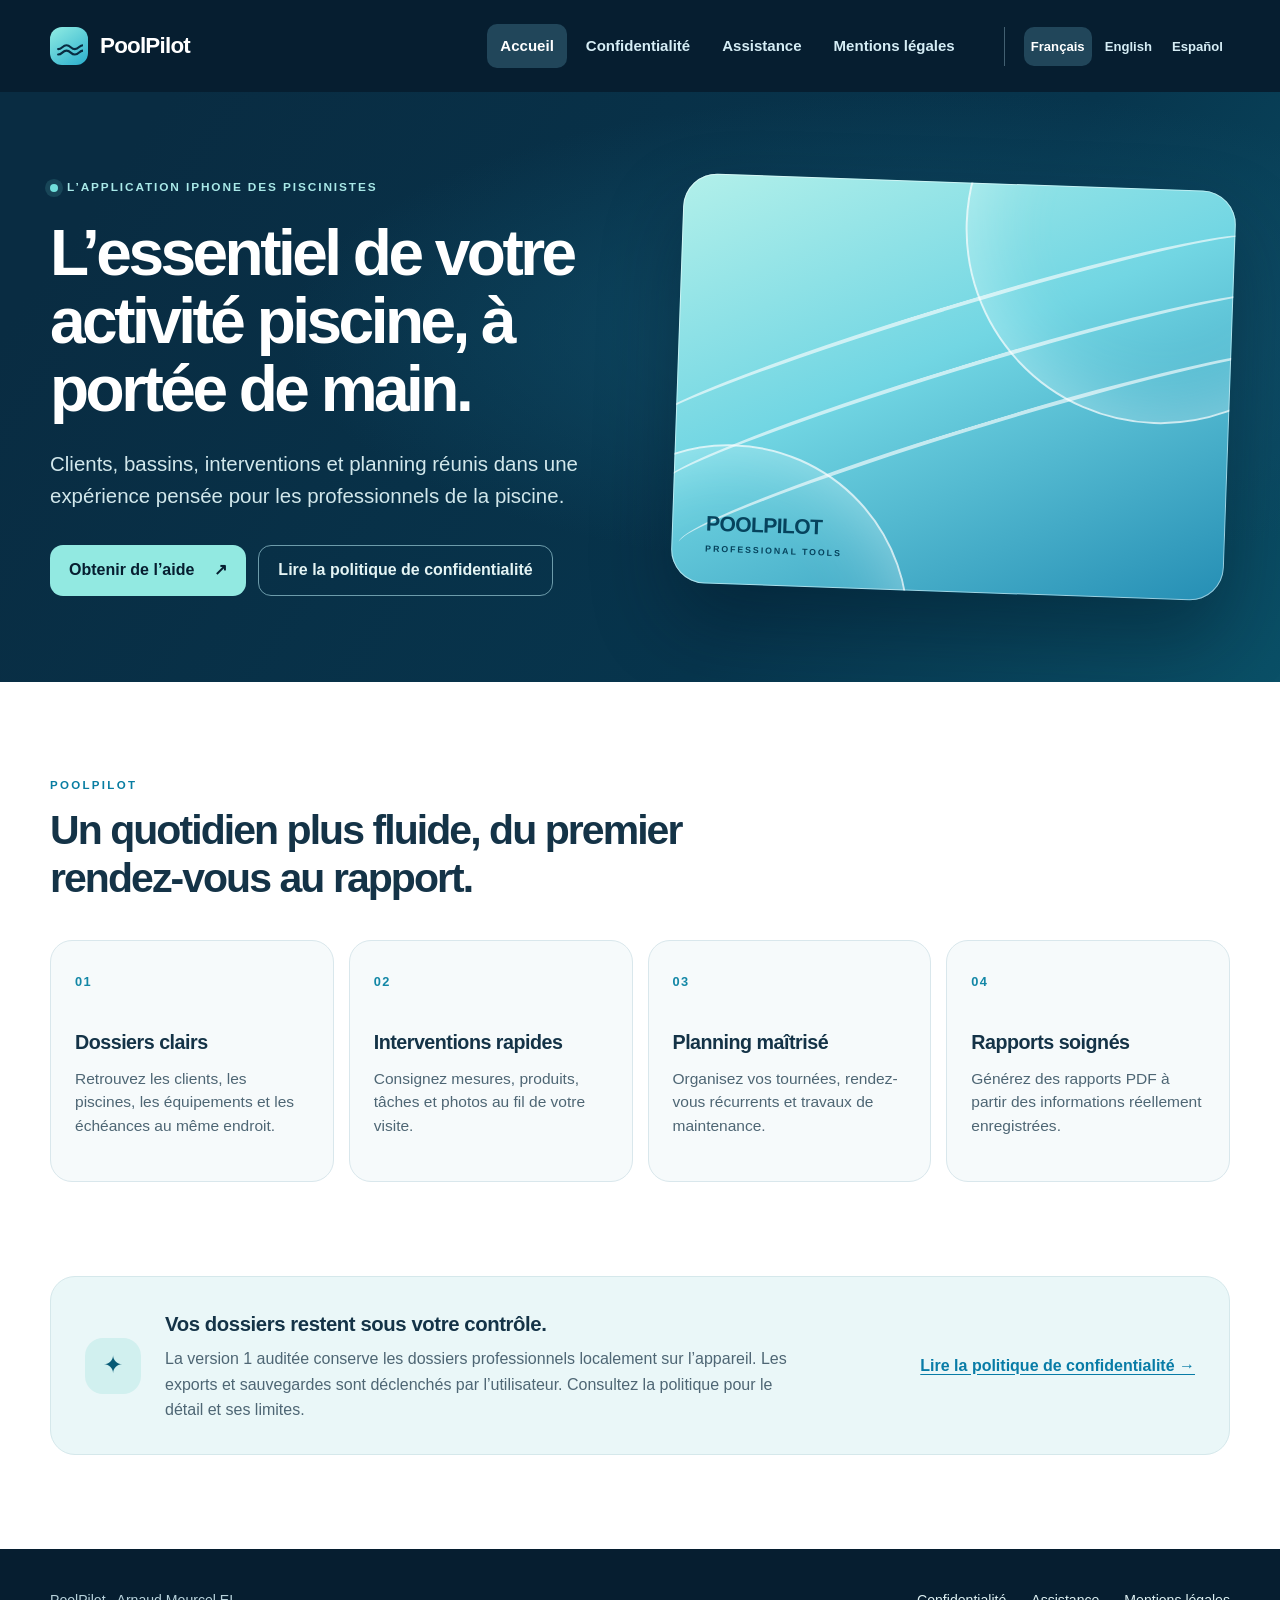
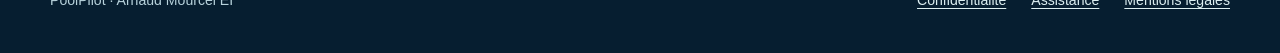
<file: index.html>
<!doctype html>
<html lang="fr">
<head>
  <meta charset="utf-8">
  <meta name="viewport" content="width=device-width, initial-scale=1">
  <meta name="theme-color" content="#092c42">
  <meta name="description" content="Clients, bassins, interventions et planning réunis dans une expérience pensée pour les professionnels de la piscine.">
  <title>PoolPilot — L’app des professionnels de la piscine</title>
  <link rel="icon" href="./assets/favicon.svg" type="image/svg+xml">
  <link rel="stylesheet" href="./assets/site.css">
  <link rel="alternate" hreflang="fr" href="./">
<link rel="alternate" hreflang="en" href="en/">
<link rel="alternate" hreflang="es" href="es/">
</head>
<body>
  <a class="skip-link" href="#content">Aller au contenu</a>
  <header class="site-header">
    <div class="shell header-inner">
      <a class="brand" href="./" aria-label="PoolPilot — Accueil">
        <span class="brand-mark" aria-hidden="true"><svg viewBox="0 0 36 36"><path d="M4 22c5.4 0 5.4-5 10.8-5s5.4 5 10.8 5 5.4-5 10.4-5M4 29c5.4 0 5.4-5 10.8-5s5.4 5 10.8 5 5.4-5 10.4-5"/></svg></span>
        <span>PoolPilot</span>
      </a>
      <nav class="primary-nav" aria-label="Accueil / Confidentialité / Assistance / Mentions légales"><a href="./" aria-current="page">Accueil</a><a href="privacy/">Confidentialité</a><a href="support/">Assistance</a><a href="legal/">Mentions légales</a></nav>
      <nav class="language-nav" aria-label="Langue du site"><a lang="fr" hreflang="fr" href="./" aria-current="true">Français</a><a lang="en" hreflang="en" href="en/">English</a><a lang="es" hreflang="es" href="es/">Español</a></nav>
    </div>
  </header>
  <main id="content"><section class="hero"><div class="shell hero-grid"><div class="hero-copy"><p class="eyebrow"><span class="eyebrow-dot"></span>L’application iPhone des piscinistes</p><h1>L’essentiel de votre activité piscine, à portée de main.</h1><p class="lead">Clients, bassins, interventions et planning réunis dans une expérience pensée pour les professionnels de la piscine.</p><div class="actions"><a class="button button-primary" href="support/">Obtenir de l’aide<span aria-hidden="true">↗</span></a><a class="button button-quiet" href="privacy/">Lire la politique de confidentialité</a></div></div><div class="hero-art" aria-hidden="true"><div class="art-disc art-disc-one"></div><div class="art-disc art-disc-two"></div><div class="art-lines"><span></span><span></span><span></span></div><div class="art-label">POOLPILOT <small>PROFESSIONAL TOOLS</small></div></div></div></section>
<section class="section"><div class="shell"><p class="section-kicker">POOLPILOT</p><h2 class="section-title">Un quotidien plus fluide, du premier rendez-vous au rapport.</h2><div class="feature-grid"><article class="feature-card"><span class="feature-number">01</span><h3>Dossiers clairs</h3><p>Retrouvez les clients, les piscines, les équipements et les échéances au même endroit.</p></article><article class="feature-card"><span class="feature-number">02</span><h3>Interventions rapides</h3><p>Consignez mesures, produits, tâches et photos au fil de votre visite.</p></article><article class="feature-card"><span class="feature-number">03</span><h3>Planning maîtrisé</h3><p>Organisez vos tournées, rendez-vous récurrents et travaux de maintenance.</p></article><article class="feature-card"><span class="feature-number">04</span><h3>Rapports soignés</h3><p>Générez des rapports PDF à partir des informations réellement enregistrées.</p></article></div></div></section>
<section class="section section-end"><div class="shell"><div class="callout"><span class="callout-icon" aria-hidden="true">✦</span><div><h2>Vos dossiers restent sous votre contrôle.</h2><p>La version 1 auditée conserve les dossiers professionnels localement sur l’appareil. Les exports et sauvegardes sont déclenchés par l’utilisateur. Consultez la politique pour le détail et ses limites.</p></div><a class="text-link" href="privacy/">Lire la politique de confidentialité →</a></div></div></section></main>
  <footer class="site-footer"><div class="shell footer-inner"><span>PoolPilot · Arnaud Mourcel EI</span><a href="privacy/">Confidentialité</a><a href="support/">Assistance</a><a href="legal/">Mentions légales</a></div></footer>
</body>
</html>
</file>
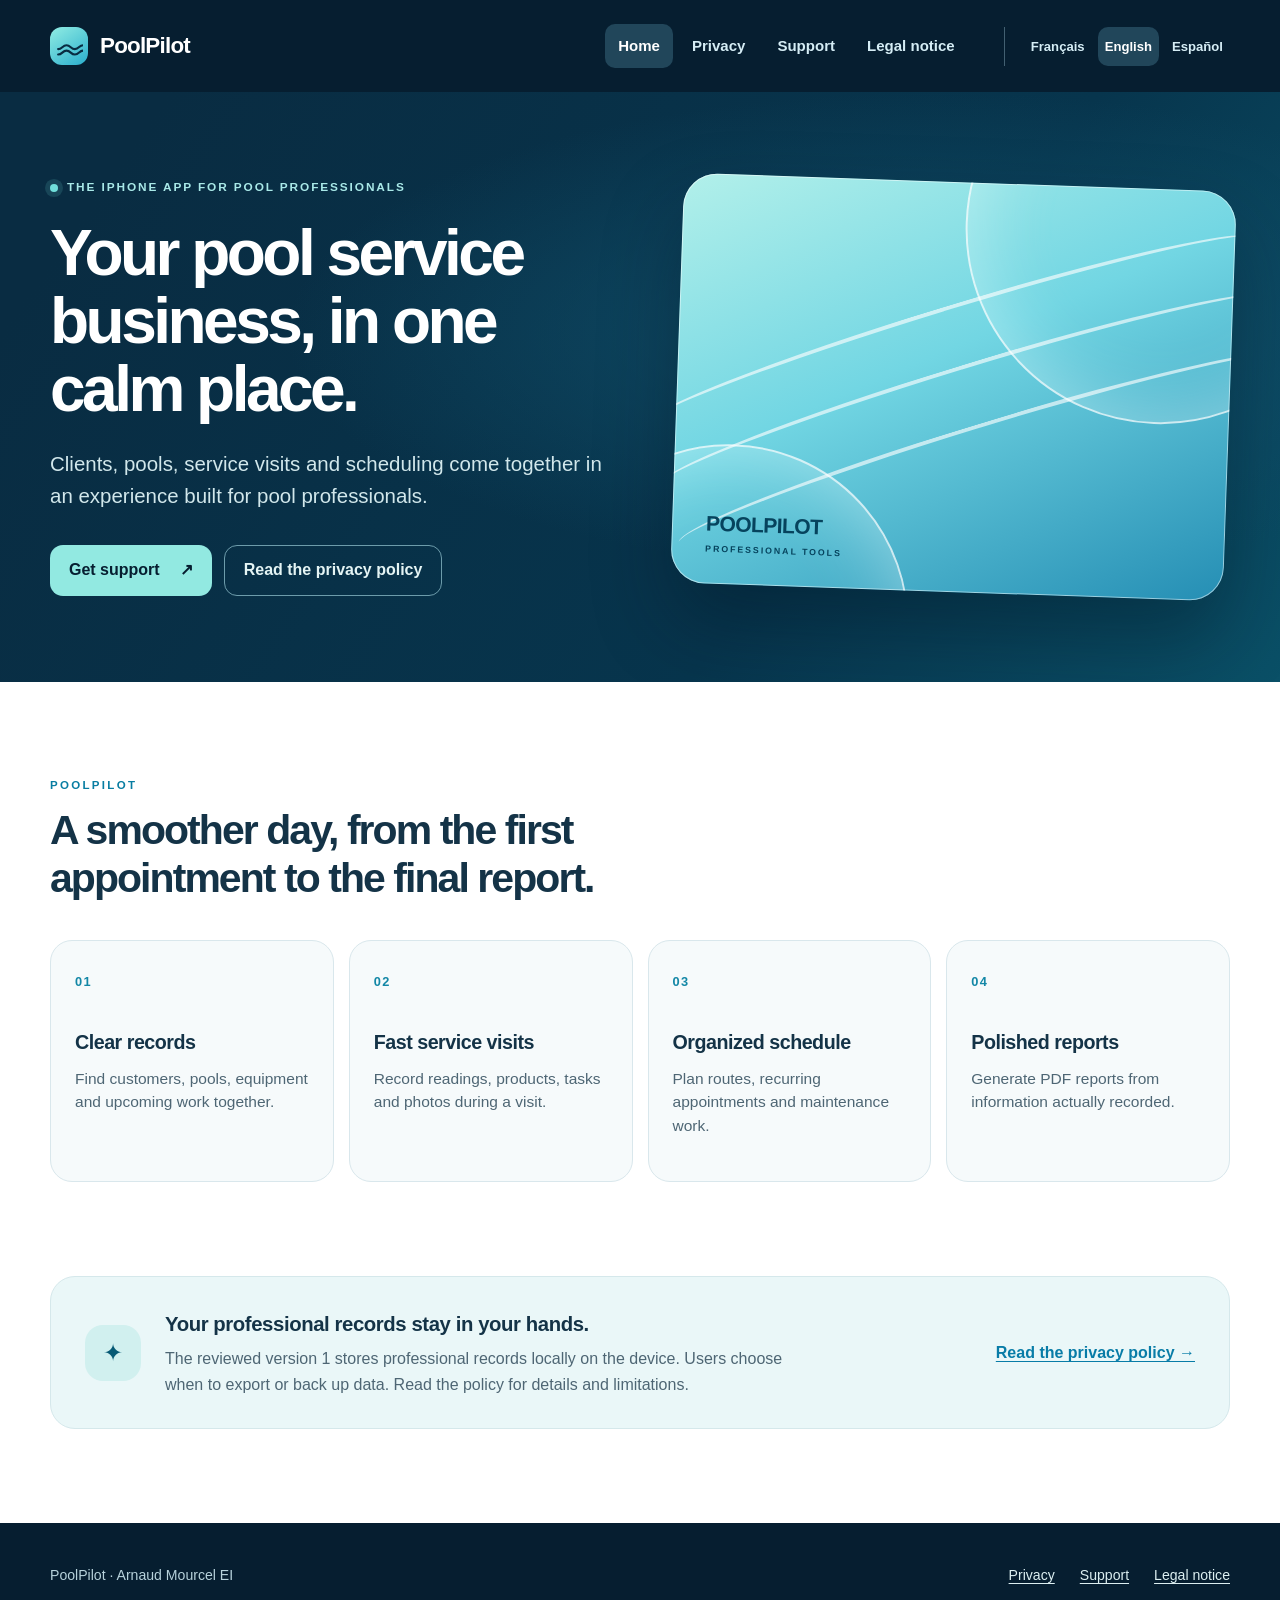
<file: en/index.html>
<!doctype html>
<html lang="en">
<head>
  <meta charset="utf-8">
  <meta name="viewport" content="width=device-width, initial-scale=1">
  <meta name="theme-color" content="#092c42">
  <meta name="description" content="Clients, pools, service visits and scheduling come together in an experience built for pool professionals.">
  <title>PoolPilot — The app for pool professionals</title>
  <link rel="icon" href="../assets/favicon.svg" type="image/svg+xml">
  <link rel="stylesheet" href="../assets/site.css">
  <link rel="alternate" hreflang="fr" href="../">
<link rel="alternate" hreflang="en" href="./">
<link rel="alternate" hreflang="es" href="../es/">
</head>
<body>
  <a class="skip-link" href="#content">Skip to content</a>
  <header class="site-header">
    <div class="shell header-inner">
      <a class="brand" href="./" aria-label="PoolPilot — Home">
        <span class="brand-mark" aria-hidden="true"><svg viewBox="0 0 36 36"><path d="M4 22c5.4 0 5.4-5 10.8-5s5.4 5 10.8 5 5.4-5 10.4-5M4 29c5.4 0 5.4-5 10.8-5s5.4 5 10.8 5 5.4-5 10.4-5"/></svg></span>
        <span>PoolPilot</span>
      </a>
      <nav class="primary-nav" aria-label="Home / Privacy / Support / Legal notice"><a href="./" aria-current="page">Home</a><a href="privacy/">Privacy</a><a href="support/">Support</a><a href="legal/">Legal notice</a></nav>
      <nav class="language-nav" aria-label="Site language"><a lang="fr" hreflang="fr" href="../">Français</a><a lang="en" hreflang="en" href="./" aria-current="true">English</a><a lang="es" hreflang="es" href="../es/">Español</a></nav>
    </div>
  </header>
  <main id="content"><section class="hero"><div class="shell hero-grid"><div class="hero-copy"><p class="eyebrow"><span class="eyebrow-dot"></span>The iPhone app for pool professionals</p><h1>Your pool service business, in one calm place.</h1><p class="lead">Clients, pools, service visits and scheduling come together in an experience built for pool professionals.</p><div class="actions"><a class="button button-primary" href="support/">Get support<span aria-hidden="true">↗</span></a><a class="button button-quiet" href="privacy/">Read the privacy policy</a></div></div><div class="hero-art" aria-hidden="true"><div class="art-disc art-disc-one"></div><div class="art-disc art-disc-two"></div><div class="art-lines"><span></span><span></span><span></span></div><div class="art-label">POOLPILOT <small>PROFESSIONAL TOOLS</small></div></div></div></section>
<section class="section"><div class="shell"><p class="section-kicker">POOLPILOT</p><h2 class="section-title">A smoother day, from the first appointment to the final report.</h2><div class="feature-grid"><article class="feature-card"><span class="feature-number">01</span><h3>Clear records</h3><p>Find customers, pools, equipment and upcoming work together.</p></article><article class="feature-card"><span class="feature-number">02</span><h3>Fast service visits</h3><p>Record readings, products, tasks and photos during a visit.</p></article><article class="feature-card"><span class="feature-number">03</span><h3>Organized schedule</h3><p>Plan routes, recurring appointments and maintenance work.</p></article><article class="feature-card"><span class="feature-number">04</span><h3>Polished reports</h3><p>Generate PDF reports from information actually recorded.</p></article></div></div></section>
<section class="section section-end"><div class="shell"><div class="callout"><span class="callout-icon" aria-hidden="true">✦</span><div><h2>Your professional records stay in your hands.</h2><p>The reviewed version 1 stores professional records locally on the device. Users choose when to export or back up data. Read the policy for details and limitations.</p></div><a class="text-link" href="privacy/">Read the privacy policy →</a></div></div></section></main>
  <footer class="site-footer"><div class="shell footer-inner"><span>PoolPilot · Arnaud Mourcel EI</span><a href="privacy/">Privacy</a><a href="support/">Support</a><a href="legal/">Legal notice</a></div></footer>
</body>
</html>
</file>
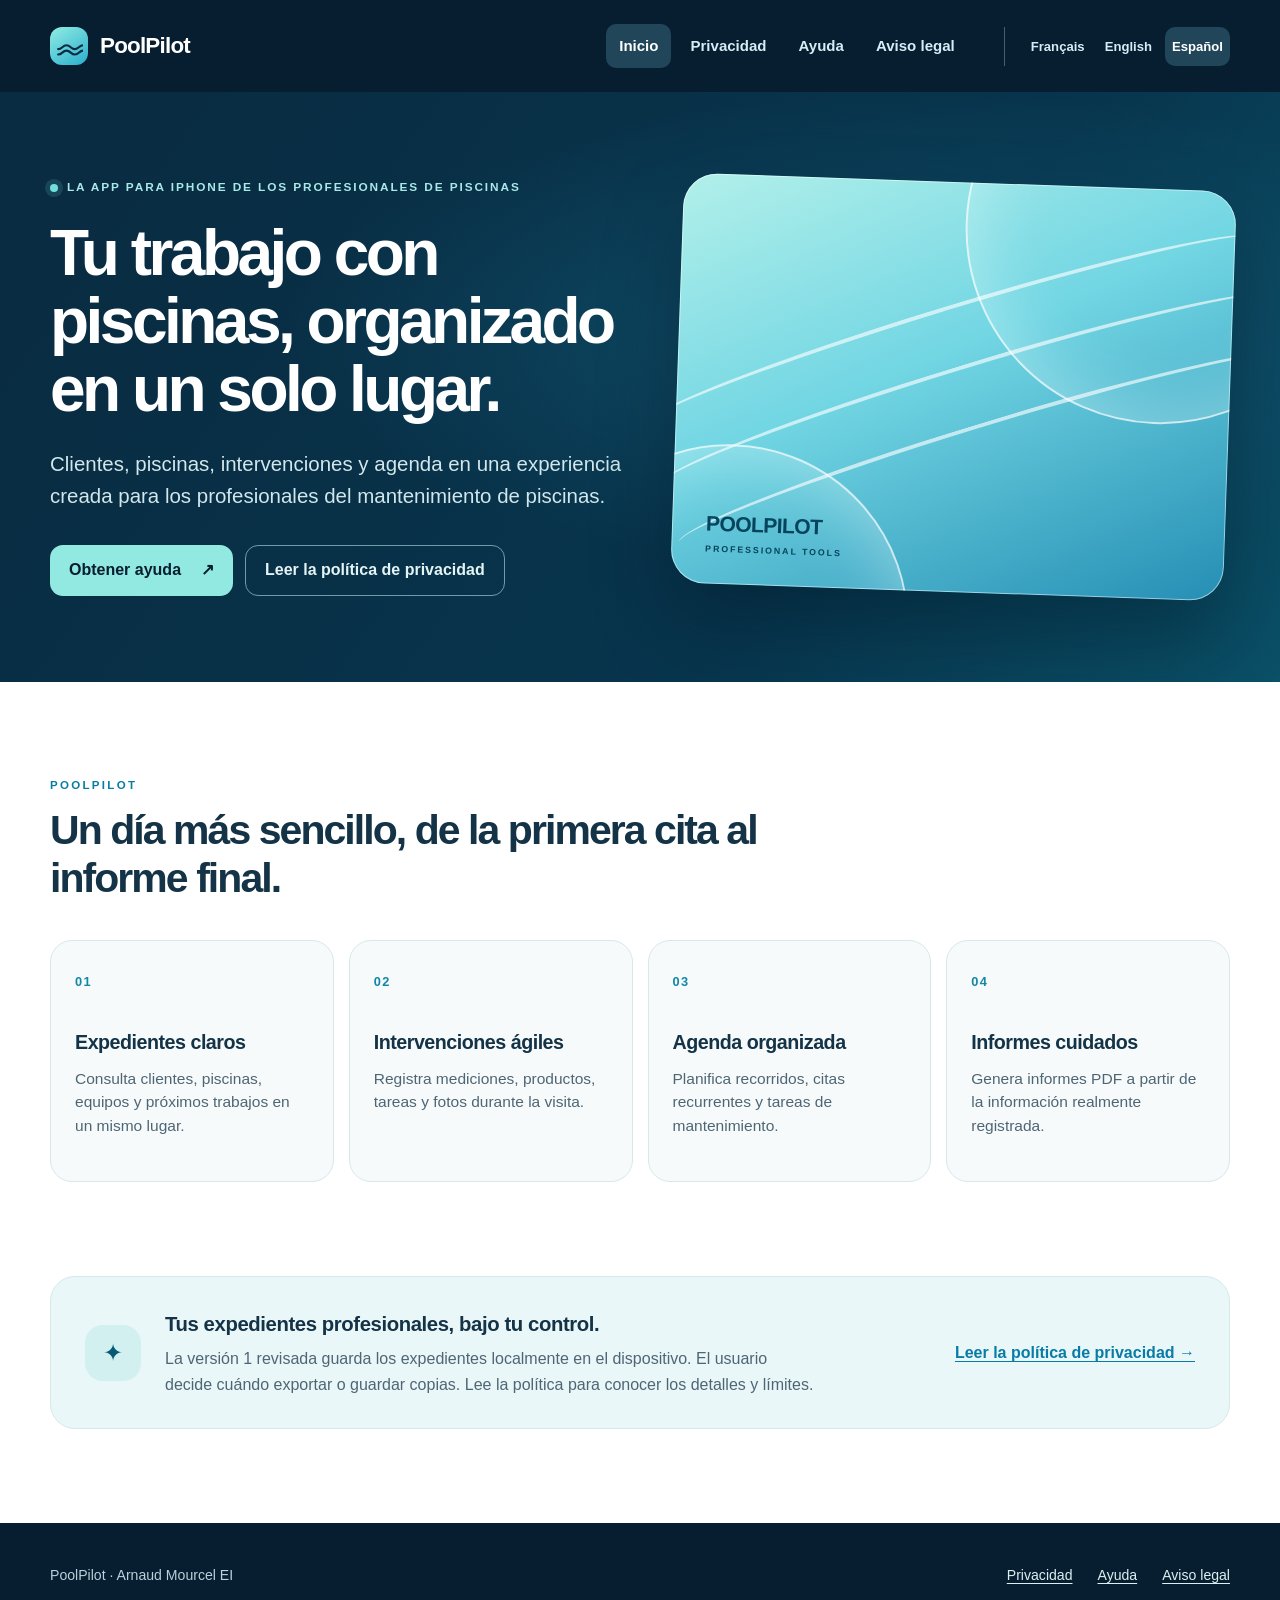
<file: es/index.html>
<!doctype html>
<html lang="es">
<head>
  <meta charset="utf-8">
  <meta name="viewport" content="width=device-width, initial-scale=1">
  <meta name="theme-color" content="#092c42">
  <meta name="description" content="Clientes, piscinas, intervenciones y agenda en una experiencia creada para los profesionales del mantenimiento de piscinas.">
  <title>PoolPilot — La app de los profesionales de piscinas</title>
  <link rel="icon" href="../assets/favicon.svg" type="image/svg+xml">
  <link rel="stylesheet" href="../assets/site.css">
  <link rel="alternate" hreflang="fr" href="../">
<link rel="alternate" hreflang="en" href="../en/">
<link rel="alternate" hreflang="es" href="./">
</head>
<body>
  <a class="skip-link" href="#content">Ir al contenido</a>
  <header class="site-header">
    <div class="shell header-inner">
      <a class="brand" href="./" aria-label="PoolPilot — Inicio">
        <span class="brand-mark" aria-hidden="true"><svg viewBox="0 0 36 36"><path d="M4 22c5.4 0 5.4-5 10.8-5s5.4 5 10.8 5 5.4-5 10.4-5M4 29c5.4 0 5.4-5 10.8-5s5.4 5 10.8 5 5.4-5 10.4-5"/></svg></span>
        <span>PoolPilot</span>
      </a>
      <nav class="primary-nav" aria-label="Inicio / Privacidad / Ayuda / Aviso legal"><a href="./" aria-current="page">Inicio</a><a href="privacy/">Privacidad</a><a href="support/">Ayuda</a><a href="legal/">Aviso legal</a></nav>
      <nav class="language-nav" aria-label="Idioma del sitio"><a lang="fr" hreflang="fr" href="../">Français</a><a lang="en" hreflang="en" href="../en/">English</a><a lang="es" hreflang="es" href="./" aria-current="true">Español</a></nav>
    </div>
  </header>
  <main id="content"><section class="hero"><div class="shell hero-grid"><div class="hero-copy"><p class="eyebrow"><span class="eyebrow-dot"></span>La app para iPhone de los profesionales de piscinas</p><h1>Tu trabajo con piscinas, organizado en un solo lugar.</h1><p class="lead">Clientes, piscinas, intervenciones y agenda en una experiencia creada para los profesionales del mantenimiento de piscinas.</p><div class="actions"><a class="button button-primary" href="support/">Obtener ayuda<span aria-hidden="true">↗</span></a><a class="button button-quiet" href="privacy/">Leer la política de privacidad</a></div></div><div class="hero-art" aria-hidden="true"><div class="art-disc art-disc-one"></div><div class="art-disc art-disc-two"></div><div class="art-lines"><span></span><span></span><span></span></div><div class="art-label">POOLPILOT <small>PROFESSIONAL TOOLS</small></div></div></div></section>
<section class="section"><div class="shell"><p class="section-kicker">POOLPILOT</p><h2 class="section-title">Un día más sencillo, de la primera cita al informe final.</h2><div class="feature-grid"><article class="feature-card"><span class="feature-number">01</span><h3>Expedientes claros</h3><p>Consulta clientes, piscinas, equipos y próximos trabajos en un mismo lugar.</p></article><article class="feature-card"><span class="feature-number">02</span><h3>Intervenciones ágiles</h3><p>Registra mediciones, productos, tareas y fotos durante la visita.</p></article><article class="feature-card"><span class="feature-number">03</span><h3>Agenda organizada</h3><p>Planifica recorridos, citas recurrentes y tareas de mantenimiento.</p></article><article class="feature-card"><span class="feature-number">04</span><h3>Informes cuidados</h3><p>Genera informes PDF a partir de la información realmente registrada.</p></article></div></div></section>
<section class="section section-end"><div class="shell"><div class="callout"><span class="callout-icon" aria-hidden="true">✦</span><div><h2>Tus expedientes profesionales, bajo tu control.</h2><p>La versión 1 revisada guarda los expedientes localmente en el dispositivo. El usuario decide cuándo exportar o guardar copias. Lee la política para conocer los detalles y límites.</p></div><a class="text-link" href="privacy/">Leer la política de privacidad →</a></div></div></section></main>
  <footer class="site-footer"><div class="shell footer-inner"><span>PoolPilot · Arnaud Mourcel EI</span><a href="privacy/">Privacidad</a><a href="support/">Ayuda</a><a href="legal/">Aviso legal</a></div></footer>
</body>
</html>
</file>
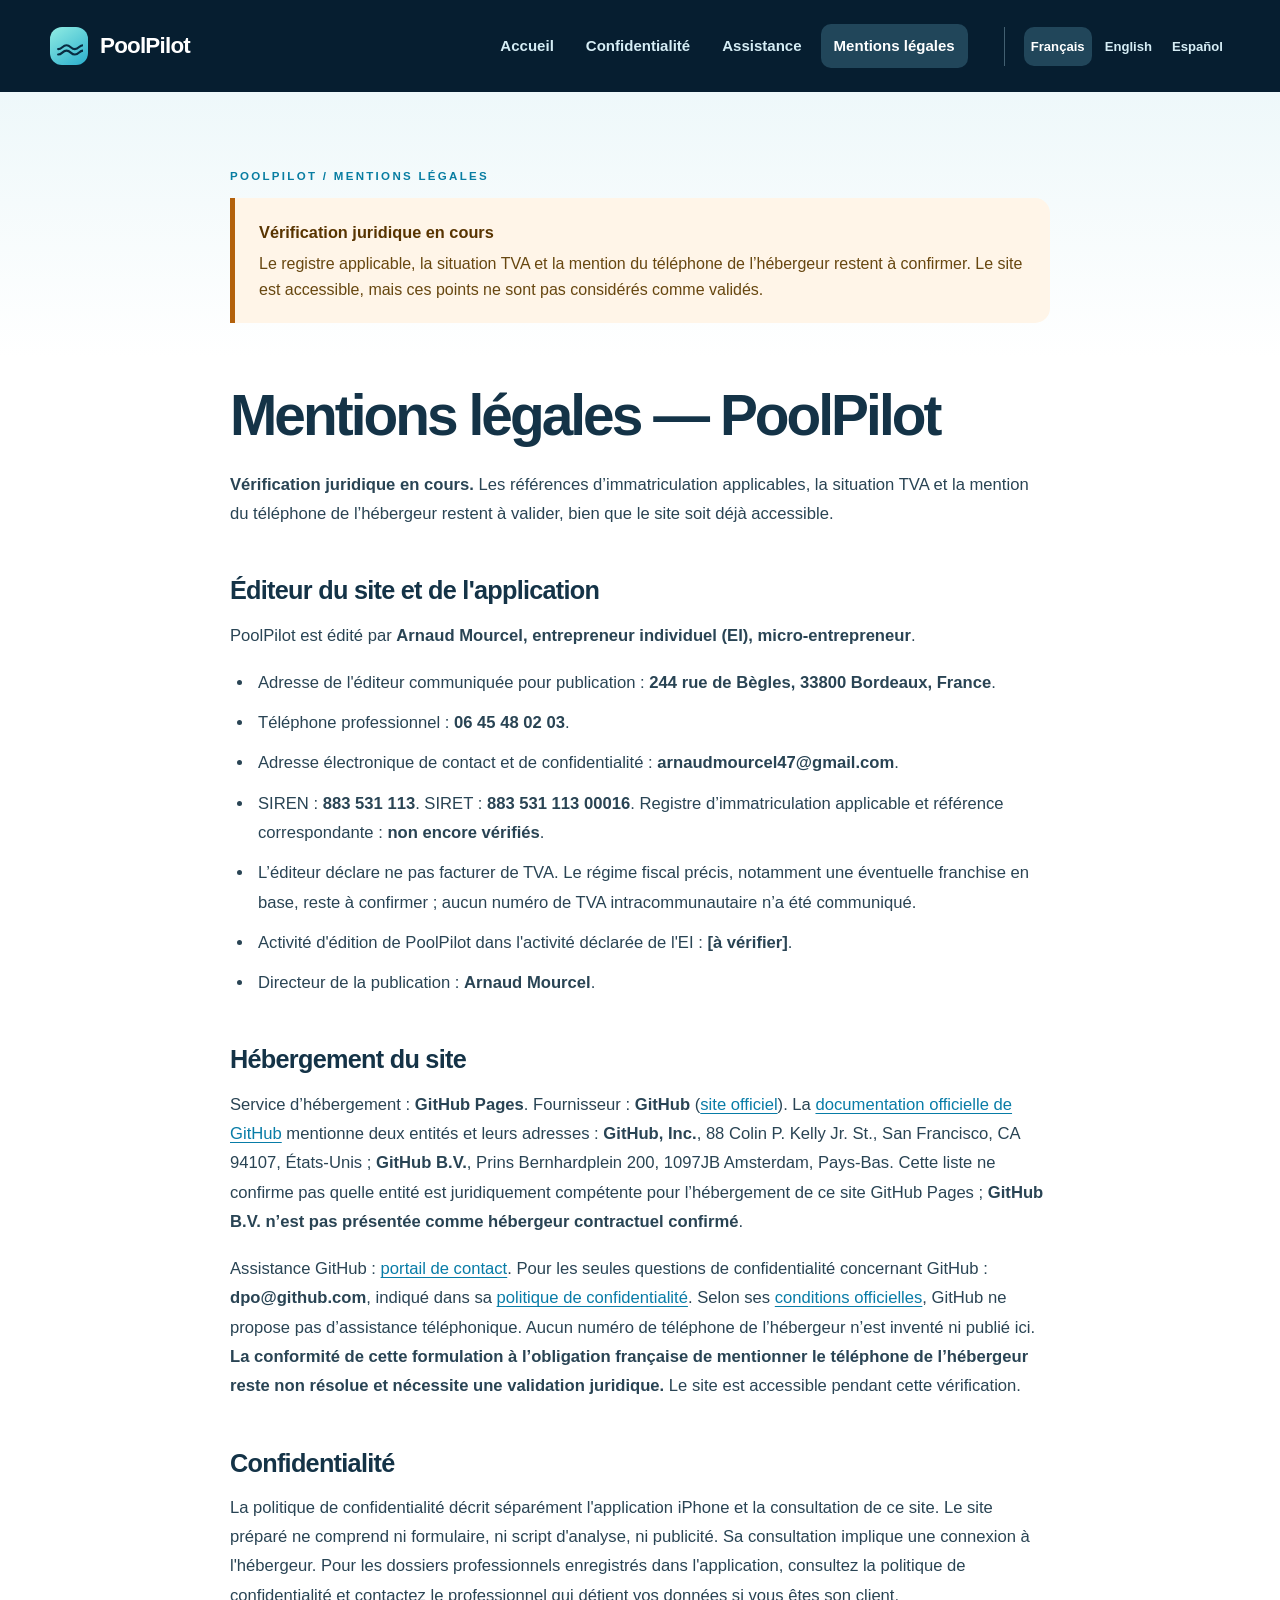
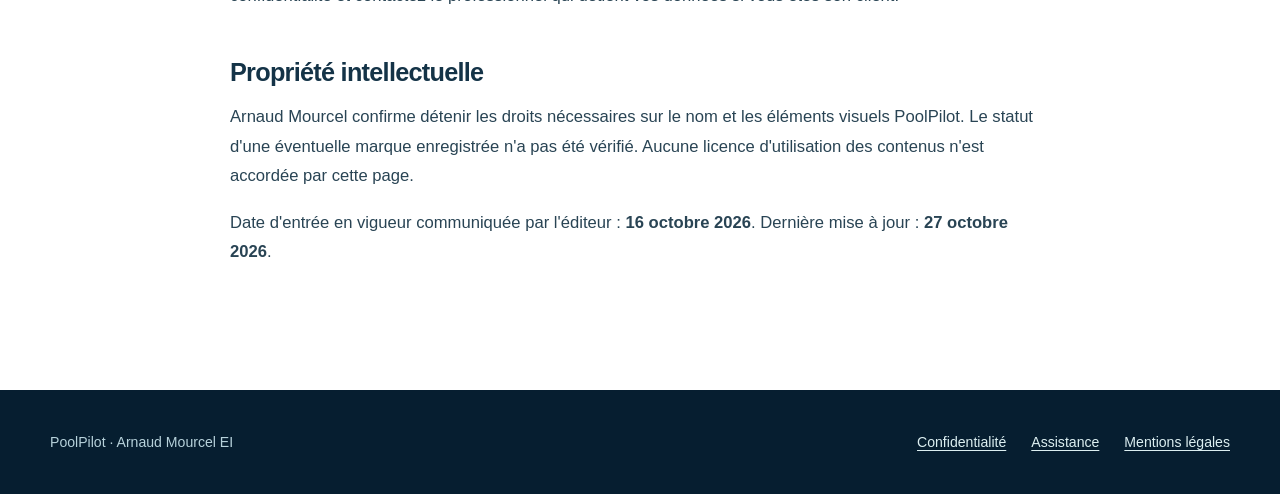
<file: legal/index.html>
<!doctype html>
<html lang="fr">
<head>
  <meta charset="utf-8">
  <meta name="viewport" content="width=device-width, initial-scale=1">
  <meta name="theme-color" content="#092c42">
  <meta name="description" content="Clients, bassins, interventions et planning réunis dans une expérience pensée pour les professionnels de la piscine.">
  <title>Mentions légales — PoolPilot</title>
  <link rel="icon" href="../assets/favicon.svg" type="image/svg+xml">
  <link rel="stylesheet" href="../assets/site.css">
  <link rel="alternate" hreflang="fr" href="./">
<link rel="alternate" hreflang="en" href="../en/legal/">
<link rel="alternate" hreflang="es" href="../es/legal/">
</head>
<body>
  <a class="skip-link" href="#content">Aller au contenu</a>
  <header class="site-header">
    <div class="shell header-inner">
      <a class="brand" href="../" aria-label="PoolPilot — Accueil">
        <span class="brand-mark" aria-hidden="true"><svg viewBox="0 0 36 36"><path d="M4 22c5.4 0 5.4-5 10.8-5s5.4 5 10.8 5 5.4-5 10.4-5M4 29c5.4 0 5.4-5 10.8-5s5.4 5 10.8 5 5.4-5 10.4-5"/></svg></span>
        <span>PoolPilot</span>
      </a>
      <nav class="primary-nav" aria-label="Accueil / Confidentialité / Assistance / Mentions légales"><a href="../">Accueil</a><a href="../privacy/">Confidentialité</a><a href="../support/">Assistance</a><a href="./" aria-current="page">Mentions légales</a></nav>
      <nav class="language-nav" aria-label="Langue du site"><a lang="fr" hreflang="fr" href="./" aria-current="true">Français</a><a lang="en" hreflang="en" href="../en/legal/">English</a><a lang="es" hreflang="es" href="../es/legal/">Español</a></nav>
    </div>
  </header>
  <main id="content"><section class="page-top"><div class="shell narrow"><p class="section-kicker">POOLPILOT / Mentions légales</p><div class="draft-note" role="note"><strong>Vérification juridique en cours</strong><p>Le registre applicable, la situation TVA et la mention du téléphone de l’hébergeur restent à confirmer. Le site est accessible, mais ces points ne sont pas considérés comme validés.</p></div></div></section><article class="shell narrow policy-content"><h1>Mentions légales — PoolPilot</h1>
<p><strong>Vérification juridique en cours.</strong> Les références d’immatriculation applicables, la situation TVA et la mention du téléphone de l’hébergeur restent à valider, bien que le site soit déjà accessible.</p>
<h2>Éditeur du site et de l&#x27;application</h2>
<p>PoolPilot est édité par <strong>Arnaud Mourcel, entrepreneur individuel (EI), micro-entrepreneur</strong>.</p>
<ul>
<li>Adresse de l&#x27;éditeur communiquée pour publication : <strong>244 rue de Bègles, 33800 Bordeaux, France</strong>.</li>
<li>Téléphone professionnel : <strong>06 45 48 02 03</strong>.</li>
<li>Adresse électronique de contact et de confidentialité : <strong>arnaudmourcel47@gmail.com</strong>.</li>
<li>SIREN : <strong>883 531 113</strong>. SIRET : <strong>883 531 113 00016</strong>. Registre d’immatriculation applicable et référence correspondante : <strong>non encore vérifiés</strong>.</li>
<li>L’éditeur déclare ne pas facturer de TVA. Le régime fiscal précis, notamment une éventuelle franchise en base, reste à confirmer ; aucun numéro de TVA intracommunautaire n’a été communiqué.</li>
<li>Activité d&#x27;édition de PoolPilot dans l&#x27;activité déclarée de l&#x27;EI : <strong>[à vérifier]</strong>.</li>
<li>Directeur de la publication : <strong>Arnaud Mourcel</strong>.</li>
</ul>
<h2>Hébergement du site</h2>
<p>Service d’hébergement : <strong>GitHub Pages</strong>. Fournisseur : <strong>GitHub</strong> (<a href="https://github.com" rel="noopener noreferrer">site officiel</a>). La <a href="https://docs.github.com/en/site-policy/privacy-policies/github-general-privacy-statement" rel="noopener noreferrer">documentation officielle de GitHub</a> mentionne deux entités et leurs adresses : <strong>GitHub, Inc.</strong>, 88 Colin P. Kelly Jr. St., San Francisco, CA 94107, États-Unis ; <strong>GitHub B.V.</strong>, Prins Bernhardplein 200, 1097JB Amsterdam, Pays-Bas. Cette liste ne confirme pas quelle entité est juridiquement compétente pour l’hébergement de ce site GitHub Pages ; <strong>GitHub B.V. n’est pas présentée comme hébergeur contractuel confirmé</strong>.</p>
<p>Assistance GitHub : <a href="https://support.github.com/contact" rel="noopener noreferrer">portail de contact</a>. Pour les seules questions de confidentialité concernant GitHub : <strong>dpo@github.com</strong>, indiqué dans sa <a href="https://docs.github.com/en/site-policy/privacy-policies/github-general-privacy-statement" rel="noopener noreferrer">politique de confidentialité</a>. Selon ses <a href="https://docs.github.com/en/site-policy/github-terms/github-terms-of-service" rel="noopener noreferrer">conditions officielles</a>, GitHub ne propose pas d’assistance téléphonique. Aucun numéro de téléphone de l’hébergeur n’est inventé ni publié ici. <strong>La conformité de cette formulation à l’obligation française de mentionner le téléphone de l’hébergeur reste non résolue et nécessite une validation juridique.</strong> Le site est accessible pendant cette vérification.</p>
<h2>Confidentialité</h2>
<p>La politique de confidentialité décrit séparément l&#x27;application iPhone et la consultation de ce site. Le site préparé ne comprend ni formulaire, ni script d&#x27;analyse, ni publicité. Sa consultation implique une connexion à l&#x27;hébergeur. Pour les dossiers professionnels enregistrés dans l&#x27;application, consultez la politique de confidentialité et contactez le professionnel qui détient vos données si vous êtes son client.</p>
<h2>Propriété intellectuelle</h2>
<p>Arnaud Mourcel confirme détenir les droits nécessaires sur le nom et les éléments visuels PoolPilot. Le statut d&#x27;une éventuelle marque enregistrée n&#x27;a pas été vérifié. Aucune licence d&#x27;utilisation des contenus n&#x27;est accordée par cette page.</p>
<p>Date d&#x27;entrée en vigueur communiquée par l&#x27;éditeur : <strong>16 octobre 2026</strong>. Dernière mise à jour : <strong>27 octobre 2026</strong>.</p></article></main>
  <footer class="site-footer"><div class="shell footer-inner"><span>PoolPilot · Arnaud Mourcel EI</span><a href="../privacy/">Confidentialité</a><a href="../support/">Assistance</a><a href="./">Mentions légales</a></div></footer>
</body>
</html>
</file>
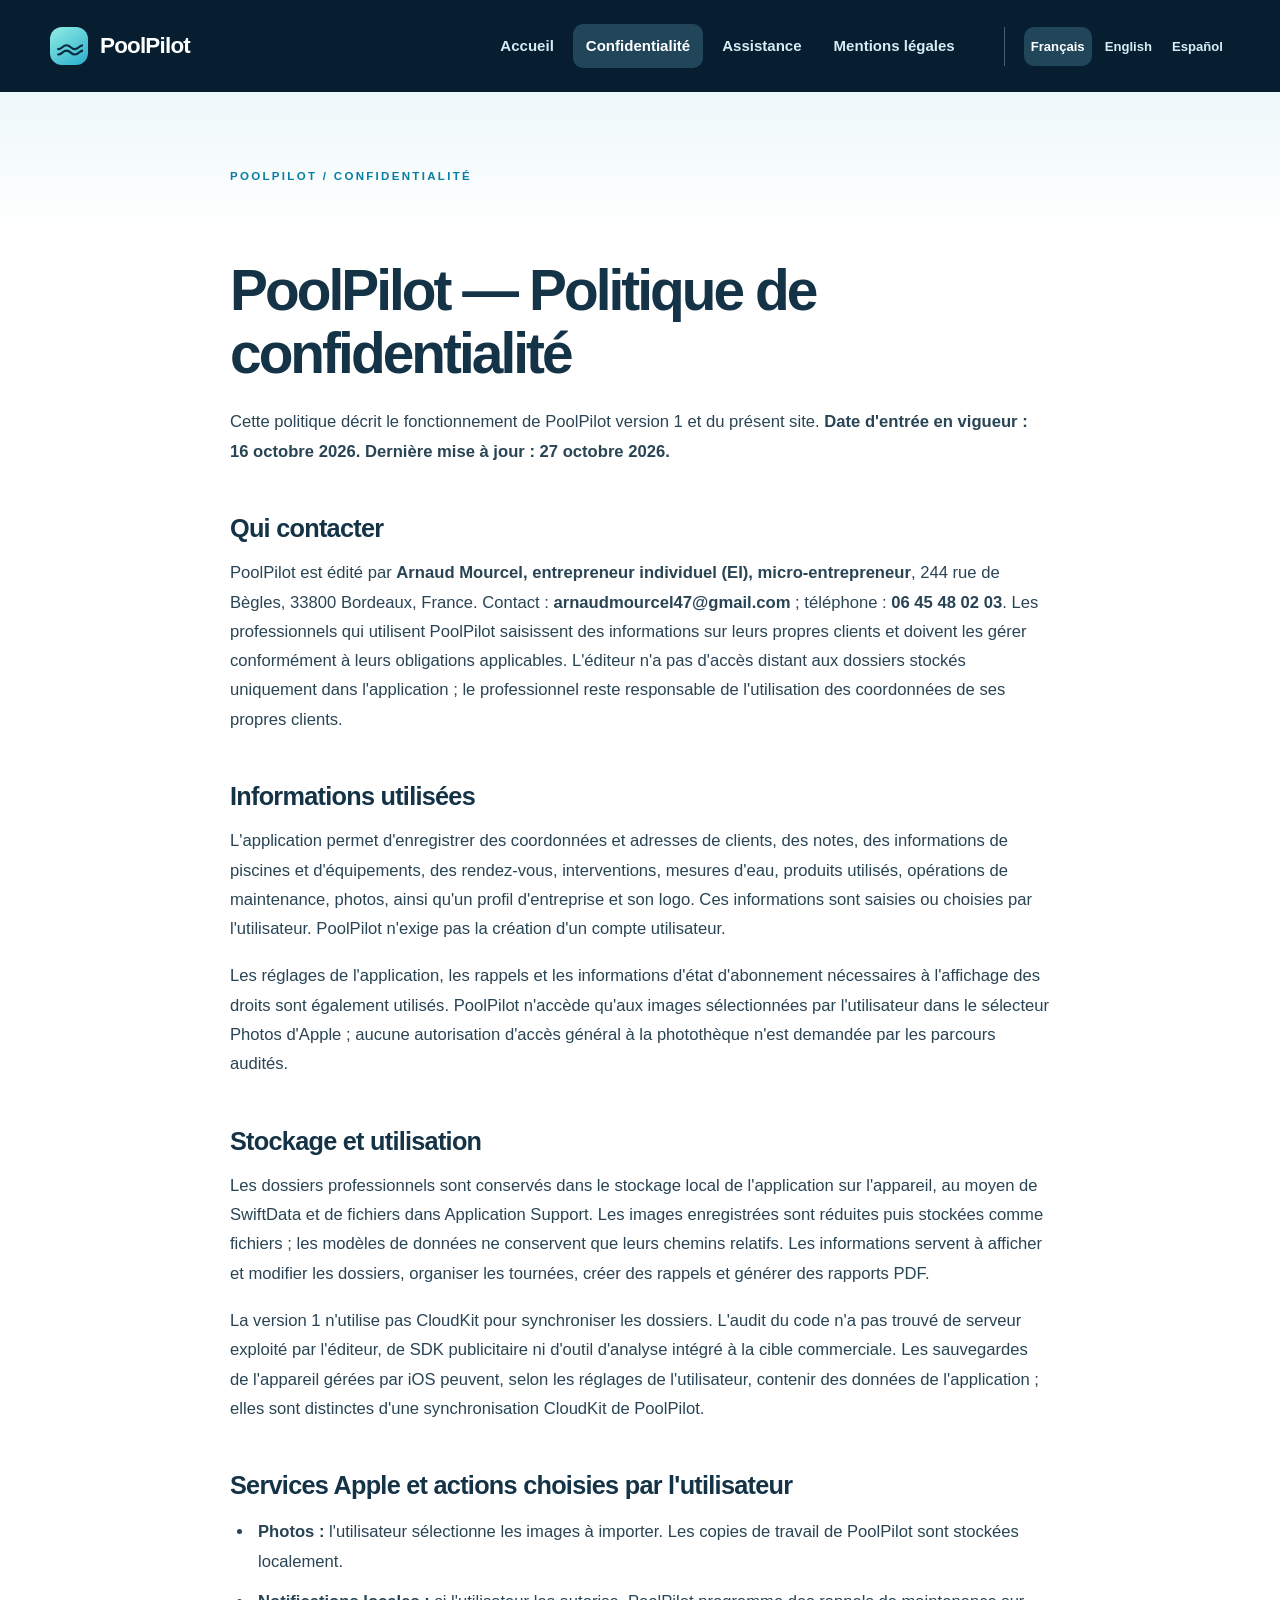
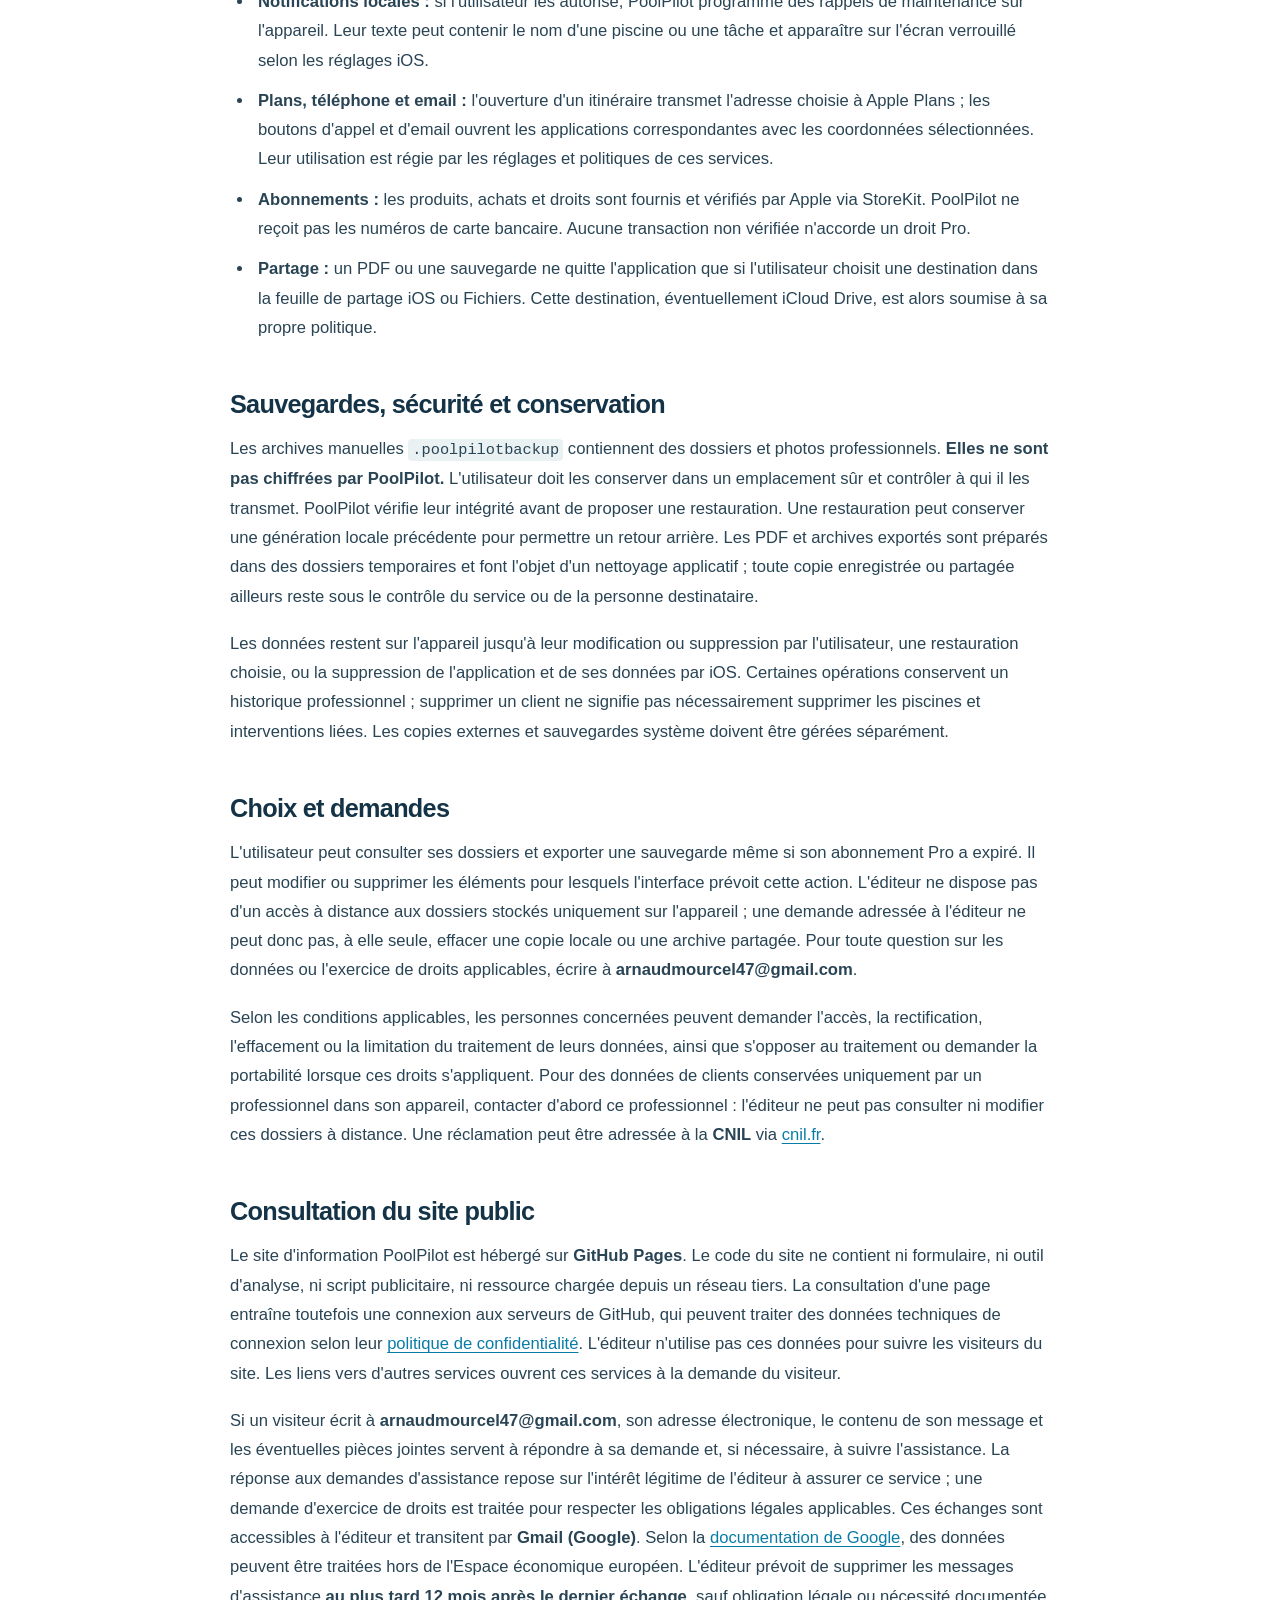
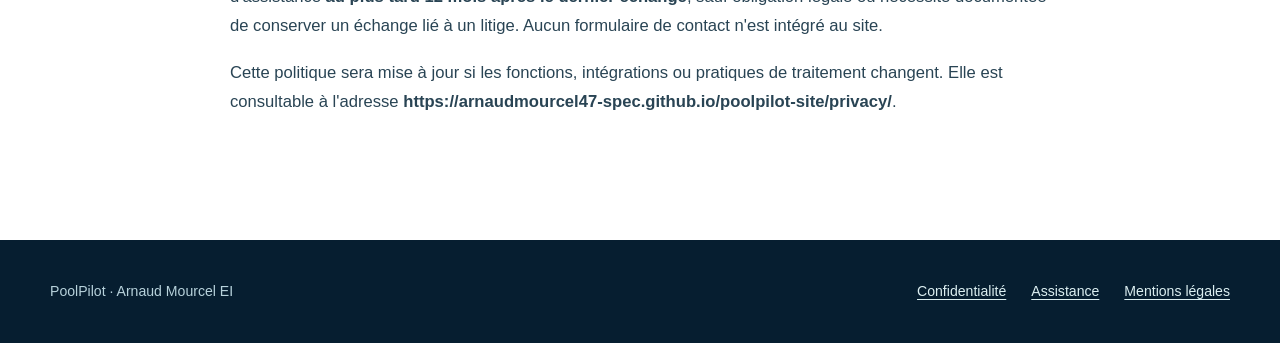
<file: privacy/index.html>
<!doctype html>
<html lang="fr">
<head>
  <meta charset="utf-8">
  <meta name="viewport" content="width=device-width, initial-scale=1">
  <meta name="theme-color" content="#092c42">
  <meta name="description" content="Clients, bassins, interventions et planning réunis dans une expérience pensée pour les professionnels de la piscine.">
  <title>Politique de confidentialité — PoolPilot</title>
  <link rel="icon" href="../assets/favicon.svg" type="image/svg+xml">
  <link rel="stylesheet" href="../assets/site.css">
  <link rel="alternate" hreflang="fr" href="./">
<link rel="alternate" hreflang="en" href="../en/privacy/">
<link rel="alternate" hreflang="es" href="../es/privacy/">
</head>
<body>
  <a class="skip-link" href="#content">Aller au contenu</a>
  <header class="site-header">
    <div class="shell header-inner">
      <a class="brand" href="../" aria-label="PoolPilot — Accueil">
        <span class="brand-mark" aria-hidden="true"><svg viewBox="0 0 36 36"><path d="M4 22c5.4 0 5.4-5 10.8-5s5.4 5 10.8 5 5.4-5 10.4-5M4 29c5.4 0 5.4-5 10.8-5s5.4 5 10.8 5 5.4-5 10.4-5"/></svg></span>
        <span>PoolPilot</span>
      </a>
      <nav class="primary-nav" aria-label="Accueil / Confidentialité / Assistance / Mentions légales"><a href="../">Accueil</a><a href="./" aria-current="page">Confidentialité</a><a href="../support/">Assistance</a><a href="../legal/">Mentions légales</a></nav>
      <nav class="language-nav" aria-label="Langue du site"><a lang="fr" hreflang="fr" href="./" aria-current="true">Français</a><a lang="en" hreflang="en" href="../en/privacy/">English</a><a lang="es" hreflang="es" href="../es/privacy/">Español</a></nav>
    </div>
  </header>
  <main id="content"><section class="page-top"><div class="shell narrow"><p class="section-kicker">POOLPILOT / Confidentialité</p></div></section><article class="shell narrow policy-content"><h1>PoolPilot — Politique de confidentialité</h1>
<p>Cette politique décrit le fonctionnement de PoolPilot version 1 et du présent site. <strong>Date d&#x27;entrée en vigueur : 16 octobre 2026. Dernière mise à jour : 27 octobre 2026.</strong></p>
<h2>Qui contacter</h2>
<p>PoolPilot est édité par <strong>Arnaud Mourcel, entrepreneur individuel (EI), micro-entrepreneur</strong>, 244 rue de Bègles, 33800 Bordeaux, France. Contact : <strong>arnaudmourcel47@gmail.com</strong> ; téléphone : <strong>06 45 48 02 03</strong>. Les professionnels qui utilisent PoolPilot saisissent des informations sur leurs propres clients et doivent les gérer conformément à leurs obligations applicables. L&#x27;éditeur n&#x27;a pas d&#x27;accès distant aux dossiers stockés uniquement dans l&#x27;application ; le professionnel reste responsable de l&#x27;utilisation des coordonnées de ses propres clients.</p>
<h2>Informations utilisées</h2>
<p>L&#x27;application permet d&#x27;enregistrer des coordonnées et adresses de clients, des notes, des informations de piscines et d&#x27;équipements, des rendez-vous, interventions, mesures d&#x27;eau, produits utilisés, opérations de maintenance, photos, ainsi qu&#x27;un profil d&#x27;entreprise et son logo. Ces informations sont saisies ou choisies par l&#x27;utilisateur. PoolPilot n&#x27;exige pas la création d&#x27;un compte utilisateur.</p>
<p>Les réglages de l&#x27;application, les rappels et les informations d&#x27;état d&#x27;abonnement nécessaires à l&#x27;affichage des droits sont également utilisés. PoolPilot n&#x27;accède qu&#x27;aux images sélectionnées par l&#x27;utilisateur dans le sélecteur Photos d&#x27;Apple ; aucune autorisation d&#x27;accès général à la photothèque n&#x27;est demandée par les parcours audités.</p>
<h2>Stockage et utilisation</h2>
<p>Les dossiers professionnels sont conservés dans le stockage local de l&#x27;application sur l&#x27;appareil, au moyen de SwiftData et de fichiers dans Application Support. Les images enregistrées sont réduites puis stockées comme fichiers ; les modèles de données ne conservent que leurs chemins relatifs. Les informations servent à afficher et modifier les dossiers, organiser les tournées, créer des rappels et générer des rapports PDF.</p>
<p>La version 1 n&#x27;utilise pas CloudKit pour synchroniser les dossiers. L&#x27;audit du code n&#x27;a pas trouvé de serveur exploité par l&#x27;éditeur, de SDK publicitaire ni d&#x27;outil d&#x27;analyse intégré à la cible commerciale. Les sauvegardes de l&#x27;appareil gérées par iOS peuvent, selon les réglages de l&#x27;utilisateur, contenir des données de l&#x27;application ; elles sont distinctes d&#x27;une synchronisation CloudKit de PoolPilot.</p>
<h2>Services Apple et actions choisies par l&#x27;utilisateur</h2>
<ul>
<li><strong>Photos :</strong> l&#x27;utilisateur sélectionne les images à importer. Les copies de travail de PoolPilot sont stockées localement.</li>
<li><strong>Notifications locales :</strong> si l&#x27;utilisateur les autorise, PoolPilot programme des rappels de maintenance sur l&#x27;appareil. Leur texte peut contenir le nom d&#x27;une piscine ou une tâche et apparaître sur l&#x27;écran verrouillé selon les réglages iOS.</li>
<li><strong>Plans, téléphone et email :</strong> l&#x27;ouverture d&#x27;un itinéraire transmet l&#x27;adresse choisie à Apple Plans ; les boutons d&#x27;appel et d&#x27;email ouvrent les applications correspondantes avec les coordonnées sélectionnées. Leur utilisation est régie par les réglages et politiques de ces services.</li>
<li><strong>Abonnements :</strong> les produits, achats et droits sont fournis et vérifiés par Apple via StoreKit. PoolPilot ne reçoit pas les numéros de carte bancaire. Aucune transaction non vérifiée n&#x27;accorde un droit Pro.</li>
<li><strong>Partage :</strong> un PDF ou une sauvegarde ne quitte l&#x27;application que si l&#x27;utilisateur choisit une destination dans la feuille de partage iOS ou Fichiers. Cette destination, éventuellement iCloud Drive, est alors soumise à sa propre politique.</li>
</ul>
<h2>Sauvegardes, sécurité et conservation</h2>
<p>Les archives manuelles <code>.poolpilotbackup</code> contiennent des dossiers et photos professionnels. <strong>Elles ne sont pas chiffrées par PoolPilot.</strong> L&#x27;utilisateur doit les conserver dans un emplacement sûr et contrôler à qui il les transmet. PoolPilot vérifie leur intégrité avant de proposer une restauration. Une restauration peut conserver une génération locale précédente pour permettre un retour arrière. Les PDF et archives exportés sont préparés dans des dossiers temporaires et font l&#x27;objet d&#x27;un nettoyage applicatif ; toute copie enregistrée ou partagée ailleurs reste sous le contrôle du service ou de la personne destinataire.</p>
<p>Les données restent sur l&#x27;appareil jusqu&#x27;à leur modification ou suppression par l&#x27;utilisateur, une restauration choisie, ou la suppression de l&#x27;application et de ses données par iOS. Certaines opérations conservent un historique professionnel ; supprimer un client ne signifie pas nécessairement supprimer les piscines et interventions liées. Les copies externes et sauvegardes système doivent être gérées séparément.</p>
<h2>Choix et demandes</h2>
<p>L&#x27;utilisateur peut consulter ses dossiers et exporter une sauvegarde même si son abonnement Pro a expiré. Il peut modifier ou supprimer les éléments pour lesquels l&#x27;interface prévoit cette action. L&#x27;éditeur ne dispose pas d&#x27;un accès à distance aux dossiers stockés uniquement sur l&#x27;appareil ; une demande adressée à l&#x27;éditeur ne peut donc pas, à elle seule, effacer une copie locale ou une archive partagée. Pour toute question sur les données ou l&#x27;exercice de droits applicables, écrire à <strong>arnaudmourcel47@gmail.com</strong>.</p>
<p>Selon les conditions applicables, les personnes concernées peuvent demander l&#x27;accès, la rectification, l&#x27;effacement ou la limitation du traitement de leurs données, ainsi que s&#x27;opposer au traitement ou demander la portabilité lorsque ces droits s&#x27;appliquent. Pour des données de clients conservées uniquement par un professionnel dans son appareil, contacter d&#x27;abord ce professionnel : l&#x27;éditeur ne peut pas consulter ni modifier ces dossiers à distance. Une réclamation peut être adressée à la <strong>CNIL</strong> via <a href="https://www.cnil.fr/fr/plaintes" rel="noopener noreferrer">cnil.fr</a>.</p>
<h2>Consultation du site public</h2>
<p>Le site d&#x27;information PoolPilot est hébergé sur <strong>GitHub Pages</strong>. Le code du site ne contient ni formulaire, ni outil d&#x27;analyse, ni script publicitaire, ni ressource chargée depuis un réseau tiers. La consultation d&#x27;une page entraîne toutefois une connexion aux serveurs de GitHub, qui peuvent traiter des données techniques de connexion selon leur <a href="https://docs.github.com/en/site-policy/privacy-policies/github-general-privacy-statement" rel="noopener noreferrer">politique de confidentialité</a>. L&#x27;éditeur n&#x27;utilise pas ces données pour suivre les visiteurs du site. Les liens vers d&#x27;autres services ouvrent ces services à la demande du visiteur.</p>
<p>Si un visiteur écrit à <strong>arnaudmourcel47@gmail.com</strong>, son adresse électronique, le contenu de son message et les éventuelles pièces jointes servent à répondre à sa demande et, si nécessaire, à suivre l&#x27;assistance. La réponse aux demandes d&#x27;assistance repose sur l&#x27;intérêt légitime de l&#x27;éditeur à assurer ce service ; une demande d&#x27;exercice de droits est traitée pour respecter les obligations légales applicables. Ces échanges sont accessibles à l&#x27;éditeur et transitent par <strong>Gmail (Google)</strong>. Selon la <a href="https://policies.google.com/privacy/frameworks?hl=fr" rel="noopener noreferrer">documentation de Google</a>, des données peuvent être traitées hors de l&#x27;Espace économique européen. L&#x27;éditeur prévoit de supprimer les messages d&#x27;assistance <strong>au plus tard 12 mois après le dernier échange</strong>, sauf obligation légale ou nécessité documentée de conserver un échange lié à un litige. Aucun formulaire de contact n&#x27;est intégré au site.</p>
<p>Cette politique sera mise à jour si les fonctions, intégrations ou pratiques de traitement changent. Elle est consultable à l&#x27;adresse <strong>https://arnaudmourcel47-spec.github.io/poolpilot-site/privacy/</strong>.</p></article></main>
  <footer class="site-footer"><div class="shell footer-inner"><span>PoolPilot · Arnaud Mourcel EI</span><a href="./">Confidentialité</a><a href="../support/">Assistance</a><a href="../legal/">Mentions légales</a></div></footer>
</body>
</html>
</file>
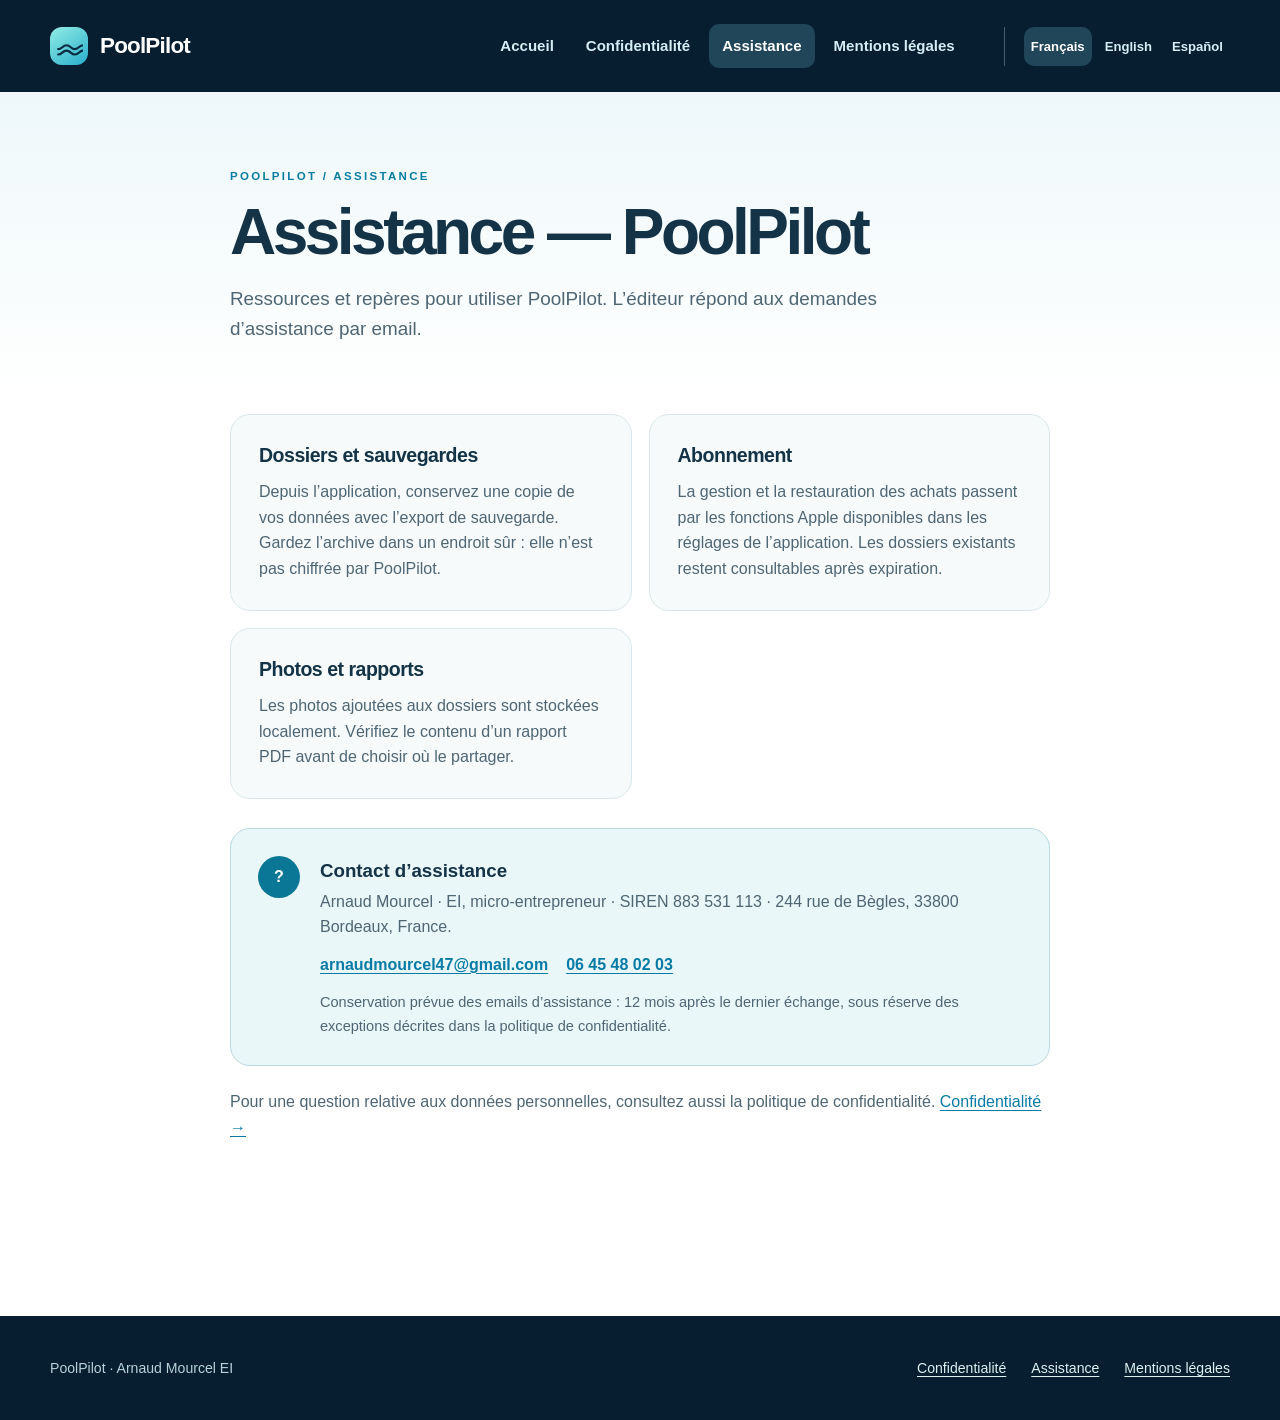
<file: support/index.html>
<!doctype html>
<html lang="fr">
<head>
  <meta charset="utf-8">
  <meta name="viewport" content="width=device-width, initial-scale=1">
  <meta name="theme-color" content="#092c42">
  <meta name="description" content="Clients, bassins, interventions et planning réunis dans une expérience pensée pour les professionnels de la piscine.">
  <title>Assistance — PoolPilot</title>
  <link rel="icon" href="../assets/favicon.svg" type="image/svg+xml">
  <link rel="stylesheet" href="../assets/site.css">
  <link rel="alternate" hreflang="fr" href="./">
<link rel="alternate" hreflang="en" href="../en/support/">
<link rel="alternate" hreflang="es" href="../es/support/">
</head>
<body>
  <a class="skip-link" href="#content">Aller au contenu</a>
  <header class="site-header">
    <div class="shell header-inner">
      <a class="brand" href="../" aria-label="PoolPilot — Accueil">
        <span class="brand-mark" aria-hidden="true"><svg viewBox="0 0 36 36"><path d="M4 22c5.4 0 5.4-5 10.8-5s5.4 5 10.8 5 5.4-5 10.4-5M4 29c5.4 0 5.4-5 10.8-5s5.4 5 10.8 5 5.4-5 10.4-5"/></svg></span>
        <span>PoolPilot</span>
      </a>
      <nav class="primary-nav" aria-label="Accueil / Confidentialité / Assistance / Mentions légales"><a href="../">Accueil</a><a href="../privacy/">Confidentialité</a><a href="./" aria-current="page">Assistance</a><a href="../legal/">Mentions légales</a></nav>
      <nav class="language-nav" aria-label="Langue du site"><a lang="fr" hreflang="fr" href="./" aria-current="true">Français</a><a lang="en" hreflang="en" href="../en/support/">English</a><a lang="es" hreflang="es" href="../es/support/">Español</a></nav>
    </div>
  </header>
  <main id="content"><section class="page-top"><div class="shell narrow"><p class="section-kicker">POOLPILOT / Assistance</p><h1 class="page-title">Assistance — PoolPilot</h1><p class="page-lead">Ressources et repères pour utiliser PoolPilot. L’éditeur répond aux demandes d’assistance par email.</p></div></section><section class="section section-tight"><div class="shell narrow"><div class="support-grid"><article class="support-card"><h2>Dossiers et sauvegardes</h2><p>Depuis l’application, conservez une copie de vos données avec l’export de sauvegarde. Gardez l’archive dans un endroit sûr : elle n’est pas chiffrée par PoolPilot.</p></article><article class="support-card"><h2>Abonnement</h2><p>La gestion et la restauration des achats passent par les fonctions Apple disponibles dans les réglages de l’application. Les dossiers existants restent consultables après expiration.</p></article><article class="support-card"><h2>Photos et rapports</h2><p>Les photos ajoutées aux dossiers sont stockées localement. Vérifiez le contenu d’un rapport PDF avant de choisir où le partager.</p></article></div><div class="contact-panel"><span class="contact-symbol" aria-hidden="true">?</span><div><h2>Contact d’assistance</h2><p>Arnaud Mourcel · EI, micro-entrepreneur · SIREN 883 531 113 · 244 rue de Bègles, 33800 Bordeaux, France.</p><p class="contact-links"><a href="mailto:arnaudmourcel47@gmail.com">arnaudmourcel47@gmail.com</a><a href="tel:+33645480203">06 45 48 02 03</a></p><p class="contact-retention">Conservation prévue des emails d’assistance : 12 mois après le dernier échange, sous réserve des exceptions décrites dans la politique de confidentialité.</p></div></div><p class="support-note">Pour une question relative aux données personnelles, consultez aussi la politique de confidentialité. <a href="../privacy/">Confidentialité →</a></p></div></section></main>
  <footer class="site-footer"><div class="shell footer-inner"><span>PoolPilot · Arnaud Mourcel EI</span><a href="../privacy/">Confidentialité</a><a href="./">Assistance</a><a href="../legal/">Mentions légales</a></div></footer>
</body>
</html>
</file>
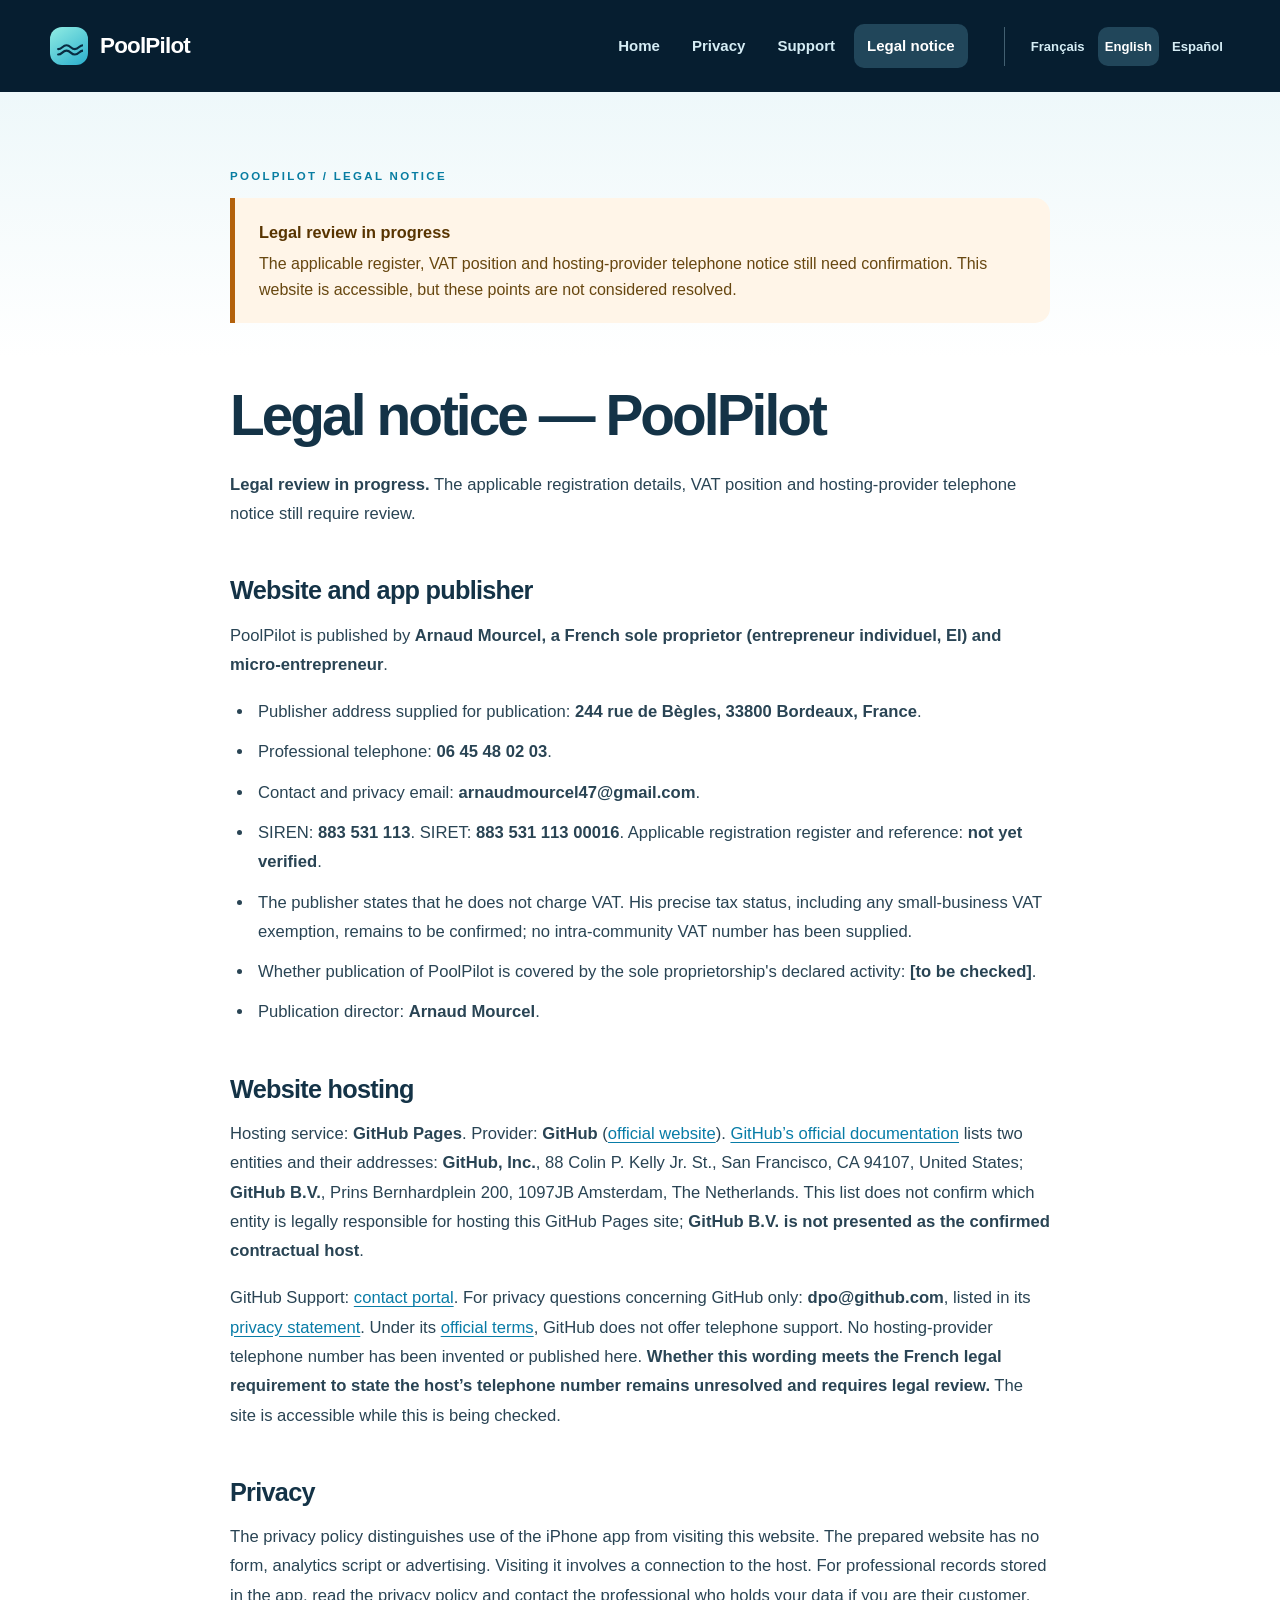
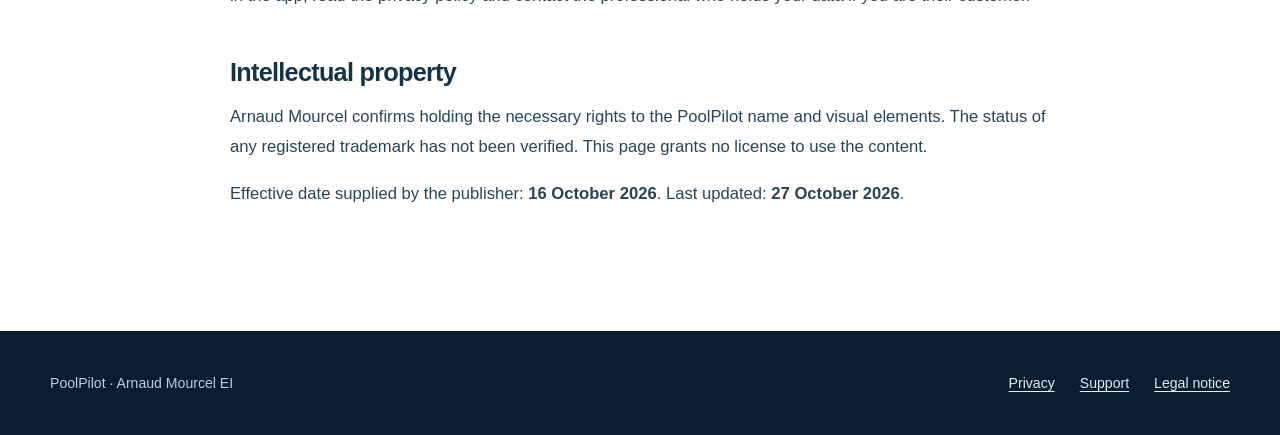
<file: en/legal/index.html>
<!doctype html>
<html lang="en">
<head>
  <meta charset="utf-8">
  <meta name="viewport" content="width=device-width, initial-scale=1">
  <meta name="theme-color" content="#092c42">
  <meta name="description" content="Clients, pools, service visits and scheduling come together in an experience built for pool professionals.">
  <title>Legal notice — PoolPilot</title>
  <link rel="icon" href="../../assets/favicon.svg" type="image/svg+xml">
  <link rel="stylesheet" href="../../assets/site.css">
  <link rel="alternate" hreflang="fr" href="../../legal/">
<link rel="alternate" hreflang="en" href="./">
<link rel="alternate" hreflang="es" href="../../es/legal/">
</head>
<body>
  <a class="skip-link" href="#content">Skip to content</a>
  <header class="site-header">
    <div class="shell header-inner">
      <a class="brand" href="../" aria-label="PoolPilot — Home">
        <span class="brand-mark" aria-hidden="true"><svg viewBox="0 0 36 36"><path d="M4 22c5.4 0 5.4-5 10.8-5s5.4 5 10.8 5 5.4-5 10.4-5M4 29c5.4 0 5.4-5 10.8-5s5.4 5 10.8 5 5.4-5 10.4-5"/></svg></span>
        <span>PoolPilot</span>
      </a>
      <nav class="primary-nav" aria-label="Home / Privacy / Support / Legal notice"><a href="../">Home</a><a href="../privacy/">Privacy</a><a href="../support/">Support</a><a href="./" aria-current="page">Legal notice</a></nav>
      <nav class="language-nav" aria-label="Site language"><a lang="fr" hreflang="fr" href="../../legal/">Français</a><a lang="en" hreflang="en" href="./" aria-current="true">English</a><a lang="es" hreflang="es" href="../../es/legal/">Español</a></nav>
    </div>
  </header>
  <main id="content"><section class="page-top"><div class="shell narrow"><p class="section-kicker">POOLPILOT / Legal notice</p><div class="draft-note" role="note"><strong>Legal review in progress</strong><p>The applicable register, VAT position and hosting-provider telephone notice still need confirmation. This website is accessible, but these points are not considered resolved.</p></div></div></section><article class="shell narrow policy-content"><h1>Legal notice — PoolPilot</h1>
<p><strong>Legal review in progress.</strong> The applicable registration details, VAT position and hosting-provider telephone notice still require review.</p>
<h2>Website and app publisher</h2>
<p>PoolPilot is published by <strong>Arnaud Mourcel, a French sole proprietor (entrepreneur individuel, EI) and micro-entrepreneur</strong>.</p>
<ul>
<li>Publisher address supplied for publication: <strong>244 rue de Bègles, 33800 Bordeaux, France</strong>.</li>
<li>Professional telephone: <strong>06 45 48 02 03</strong>.</li>
<li>Contact and privacy email: <strong>arnaudmourcel47@gmail.com</strong>.</li>
<li>SIREN: <strong>883 531 113</strong>. SIRET: <strong>883 531 113 00016</strong>. Applicable registration register and reference: <strong>not yet verified</strong>.</li>
<li>The publisher states that he does not charge VAT. His precise tax status, including any small-business VAT exemption, remains to be confirmed; no intra-community VAT number has been supplied.</li>
<li>Whether publication of PoolPilot is covered by the sole proprietorship&#x27;s declared activity: <strong>[to be checked]</strong>.</li>
<li>Publication director: <strong>Arnaud Mourcel</strong>.</li>
</ul>
<h2>Website hosting</h2>
<p>Hosting service: <strong>GitHub Pages</strong>. Provider: <strong>GitHub</strong> (<a href="https://github.com" rel="noopener noreferrer">official website</a>). <a href="https://docs.github.com/en/site-policy/privacy-policies/github-general-privacy-statement" rel="noopener noreferrer">GitHub’s official documentation</a> lists two entities and their addresses: <strong>GitHub, Inc.</strong>, 88 Colin P. Kelly Jr. St., San Francisco, CA 94107, United States; <strong>GitHub B.V.</strong>, Prins Bernhardplein 200, 1097JB Amsterdam, The Netherlands. This list does not confirm which entity is legally responsible for hosting this GitHub Pages site; <strong>GitHub B.V. is not presented as the confirmed contractual host</strong>.</p>
<p>GitHub Support: <a href="https://support.github.com/contact" rel="noopener noreferrer">contact portal</a>. For privacy questions concerning GitHub only: <strong>dpo@github.com</strong>, listed in its <a href="https://docs.github.com/en/site-policy/privacy-policies/github-general-privacy-statement" rel="noopener noreferrer">privacy statement</a>. Under its <a href="https://docs.github.com/en/site-policy/github-terms/github-terms-of-service" rel="noopener noreferrer">official terms</a>, GitHub does not offer telephone support. No hosting-provider telephone number has been invented or published here. <strong>Whether this wording meets the French legal requirement to state the host’s telephone number remains unresolved and requires legal review.</strong> The site is accessible while this is being checked.</p>
<h2>Privacy</h2>
<p>The privacy policy distinguishes use of the iPhone app from visiting this website. The prepared website has no form, analytics script or advertising. Visiting it involves a connection to the host. For professional records stored in the app, read the privacy policy and contact the professional who holds your data if you are their customer.</p>
<h2>Intellectual property</h2>
<p>Arnaud Mourcel confirms holding the necessary rights to the PoolPilot name and visual elements. The status of any registered trademark has not been verified. This page grants no license to use the content.</p>
<p>Effective date supplied by the publisher: <strong>16 October 2026</strong>. Last updated: <strong>27 October 2026</strong>.</p></article></main>
  <footer class="site-footer"><div class="shell footer-inner"><span>PoolPilot · Arnaud Mourcel EI</span><a href="../privacy/">Privacy</a><a href="../support/">Support</a><a href="./">Legal notice</a></div></footer>
</body>
</html>
</file>
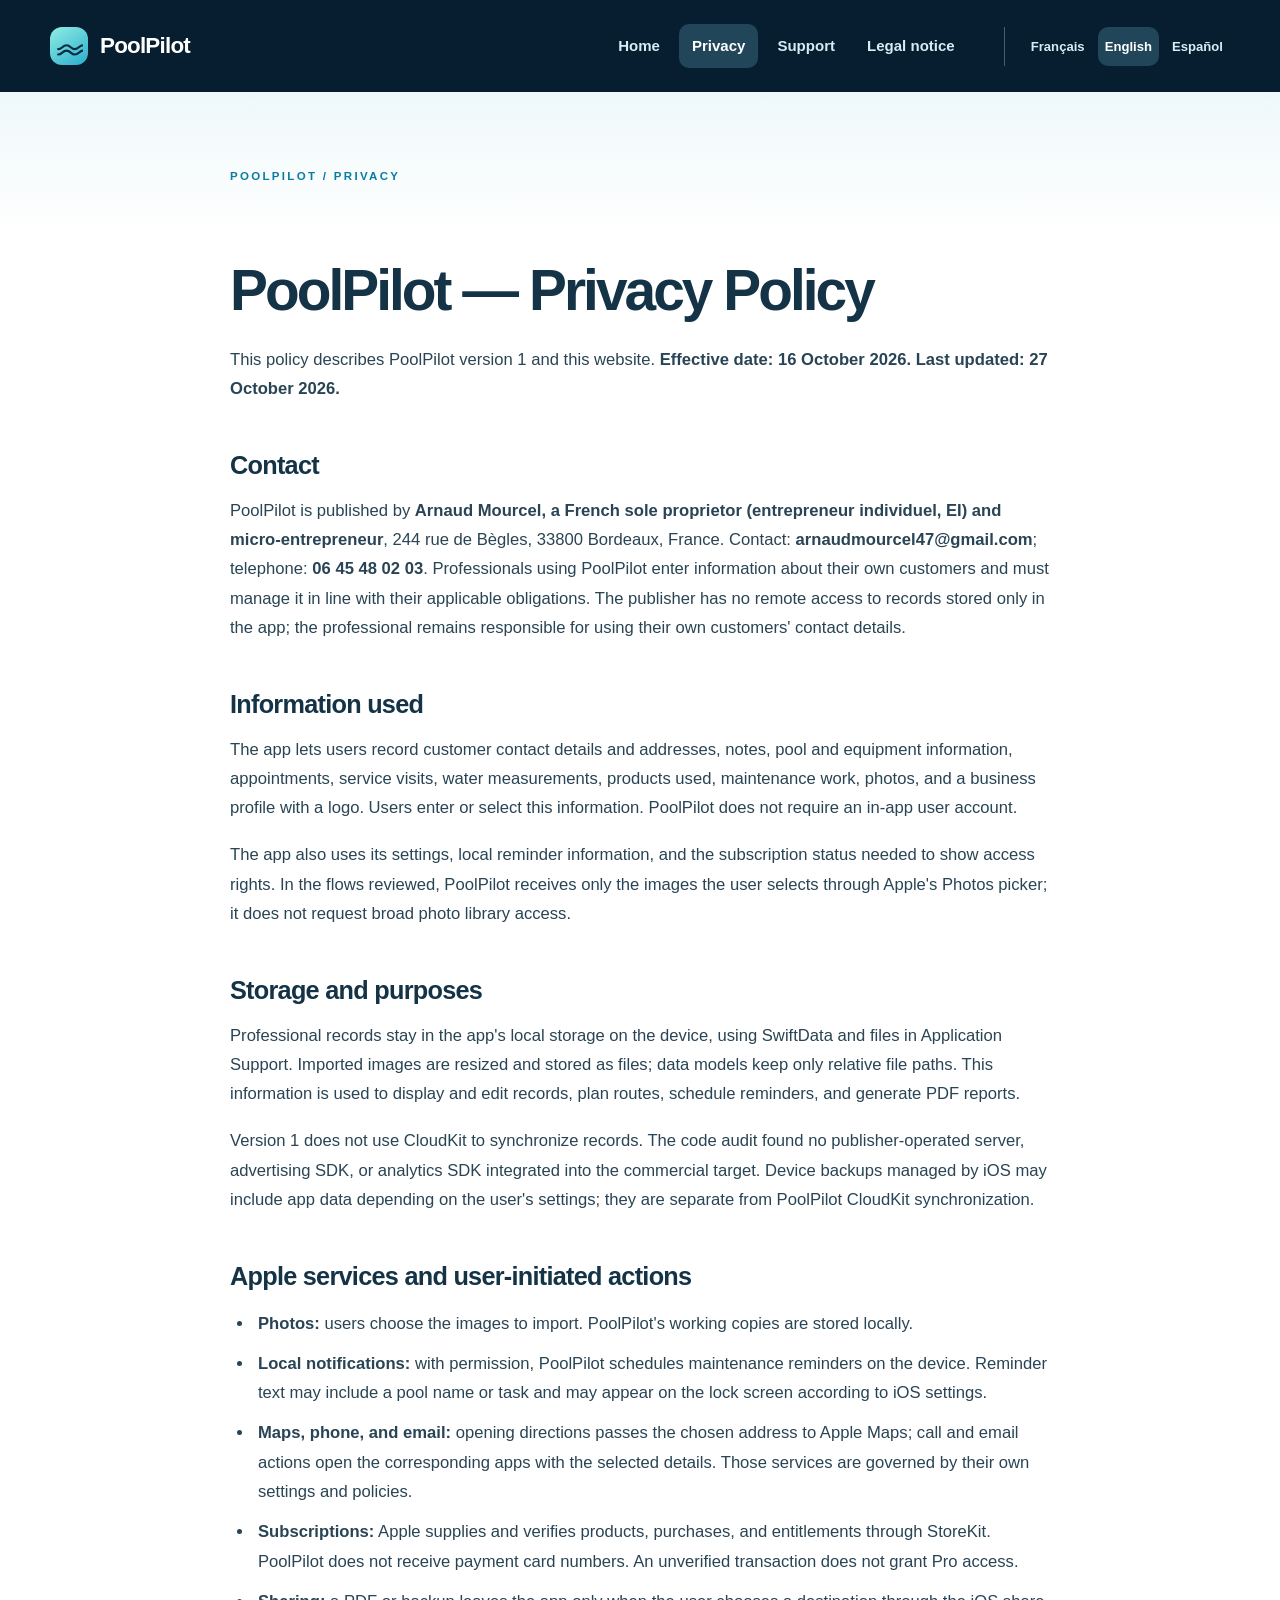
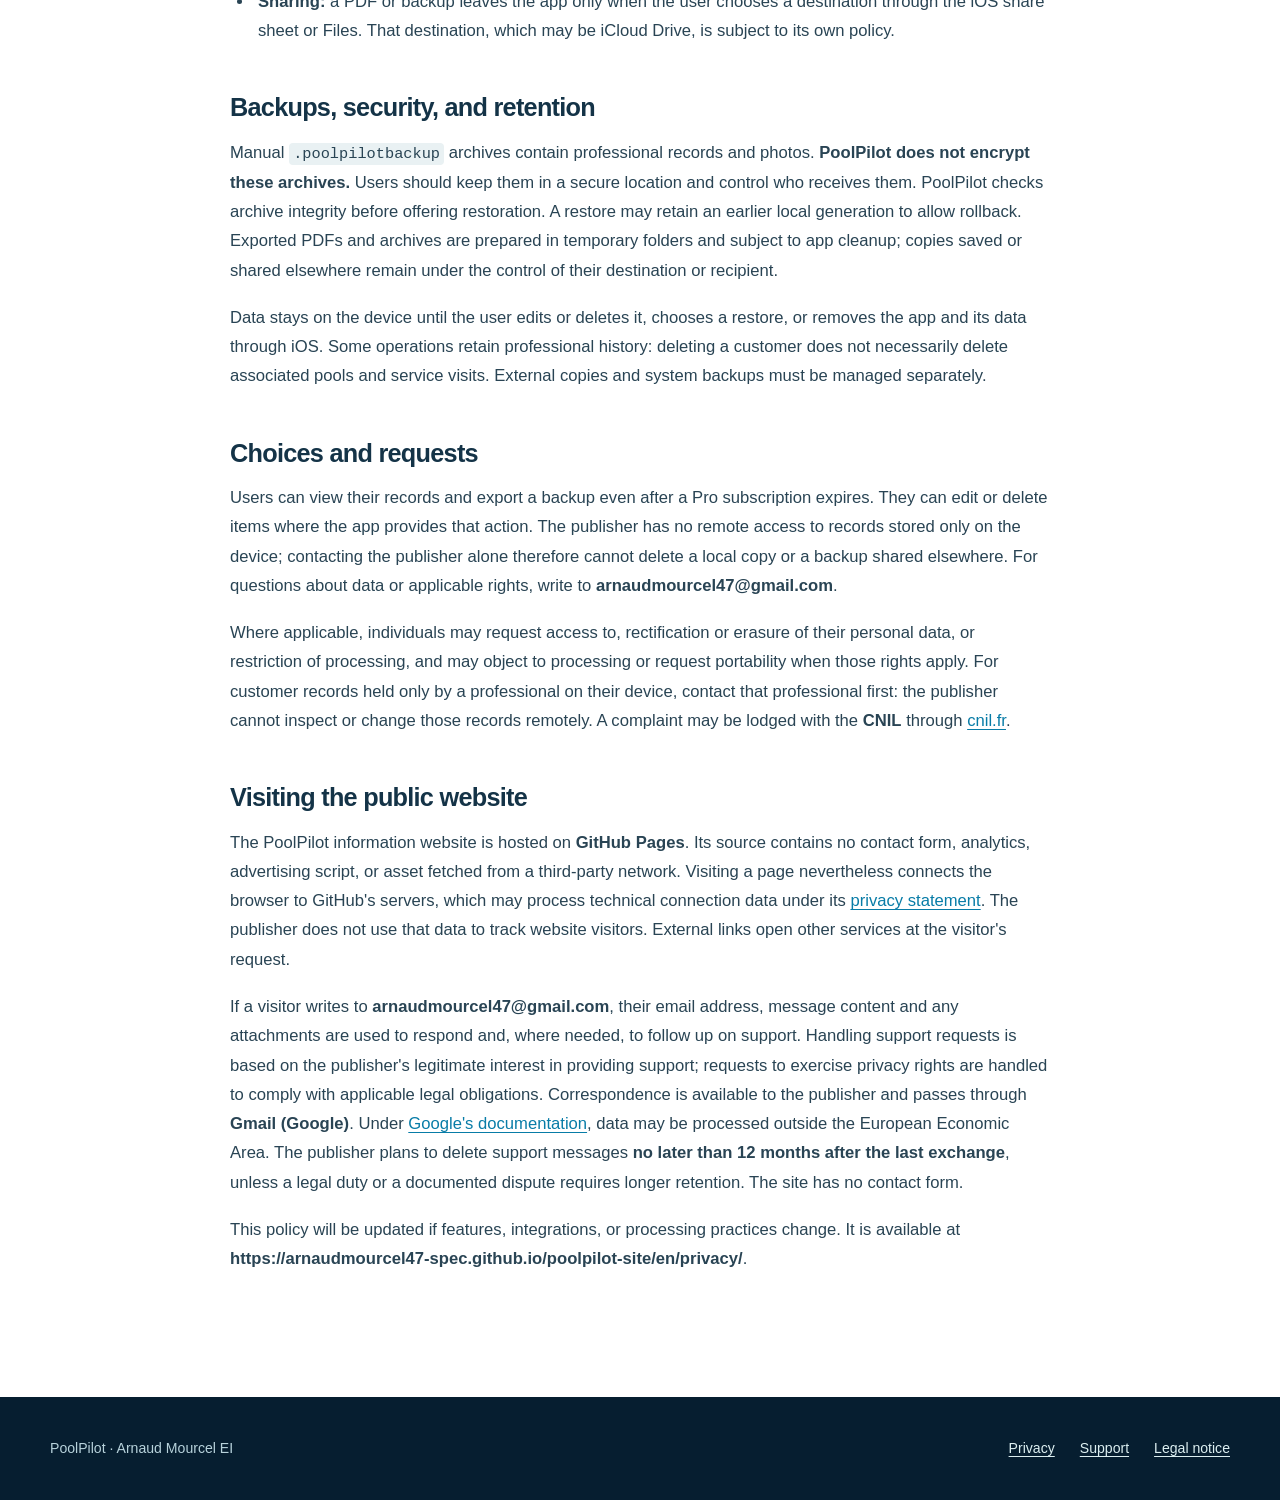
<file: en/privacy/index.html>
<!doctype html>
<html lang="en">
<head>
  <meta charset="utf-8">
  <meta name="viewport" content="width=device-width, initial-scale=1">
  <meta name="theme-color" content="#092c42">
  <meta name="description" content="Clients, pools, service visits and scheduling come together in an experience built for pool professionals.">
  <title>Privacy policy — PoolPilot</title>
  <link rel="icon" href="../../assets/favicon.svg" type="image/svg+xml">
  <link rel="stylesheet" href="../../assets/site.css">
  <link rel="alternate" hreflang="fr" href="../../privacy/">
<link rel="alternate" hreflang="en" href="./">
<link rel="alternate" hreflang="es" href="../../es/privacy/">
</head>
<body>
  <a class="skip-link" href="#content">Skip to content</a>
  <header class="site-header">
    <div class="shell header-inner">
      <a class="brand" href="../" aria-label="PoolPilot — Home">
        <span class="brand-mark" aria-hidden="true"><svg viewBox="0 0 36 36"><path d="M4 22c5.4 0 5.4-5 10.8-5s5.4 5 10.8 5 5.4-5 10.4-5M4 29c5.4 0 5.4-5 10.8-5s5.4 5 10.8 5 5.4-5 10.4-5"/></svg></span>
        <span>PoolPilot</span>
      </a>
      <nav class="primary-nav" aria-label="Home / Privacy / Support / Legal notice"><a href="../">Home</a><a href="./" aria-current="page">Privacy</a><a href="../support/">Support</a><a href="../legal/">Legal notice</a></nav>
      <nav class="language-nav" aria-label="Site language"><a lang="fr" hreflang="fr" href="../../privacy/">Français</a><a lang="en" hreflang="en" href="./" aria-current="true">English</a><a lang="es" hreflang="es" href="../../es/privacy/">Español</a></nav>
    </div>
  </header>
  <main id="content"><section class="page-top"><div class="shell narrow"><p class="section-kicker">POOLPILOT / Privacy</p></div></section><article class="shell narrow policy-content"><h1>PoolPilot — Privacy Policy</h1>
<p>This policy describes PoolPilot version 1 and this website. <strong>Effective date: 16 October 2026. Last updated: 27 October 2026.</strong></p>
<h2>Contact</h2>
<p>PoolPilot is published by <strong>Arnaud Mourcel, a French sole proprietor (entrepreneur individuel, EI) and micro-entrepreneur</strong>, 244 rue de Bègles, 33800 Bordeaux, France. Contact: <strong>arnaudmourcel47@gmail.com</strong>; telephone: <strong>06 45 48 02 03</strong>. Professionals using PoolPilot enter information about their own customers and must manage it in line with their applicable obligations. The publisher has no remote access to records stored only in the app; the professional remains responsible for using their own customers&#x27; contact details.</p>
<h2>Information used</h2>
<p>The app lets users record customer contact details and addresses, notes, pool and equipment information, appointments, service visits, water measurements, products used, maintenance work, photos, and a business profile with a logo. Users enter or select this information. PoolPilot does not require an in-app user account.</p>
<p>The app also uses its settings, local reminder information, and the subscription status needed to show access rights. In the flows reviewed, PoolPilot receives only the images the user selects through Apple&#x27;s Photos picker; it does not request broad photo library access.</p>
<h2>Storage and purposes</h2>
<p>Professional records stay in the app&#x27;s local storage on the device, using SwiftData and files in Application Support. Imported images are resized and stored as files; data models keep only relative file paths. This information is used to display and edit records, plan routes, schedule reminders, and generate PDF reports.</p>
<p>Version 1 does not use CloudKit to synchronize records. The code audit found no publisher-operated server, advertising SDK, or analytics SDK integrated into the commercial target. Device backups managed by iOS may include app data depending on the user&#x27;s settings; they are separate from PoolPilot CloudKit synchronization.</p>
<h2>Apple services and user-initiated actions</h2>
<ul>
<li><strong>Photos:</strong> users choose the images to import. PoolPilot&#x27;s working copies are stored locally.</li>
<li><strong>Local notifications:</strong> with permission, PoolPilot schedules maintenance reminders on the device. Reminder text may include a pool name or task and may appear on the lock screen according to iOS settings.</li>
<li><strong>Maps, phone, and email:</strong> opening directions passes the chosen address to Apple Maps; call and email actions open the corresponding apps with the selected details. Those services are governed by their own settings and policies.</li>
<li><strong>Subscriptions:</strong> Apple supplies and verifies products, purchases, and entitlements through StoreKit. PoolPilot does not receive payment card numbers. An unverified transaction does not grant Pro access.</li>
<li><strong>Sharing:</strong> a PDF or backup leaves the app only when the user chooses a destination through the iOS share sheet or Files. That destination, which may be iCloud Drive, is subject to its own policy.</li>
</ul>
<h2>Backups, security, and retention</h2>
<p>Manual <code>.poolpilotbackup</code> archives contain professional records and photos. <strong>PoolPilot does not encrypt these archives.</strong> Users should keep them in a secure location and control who receives them. PoolPilot checks archive integrity before offering restoration. A restore may retain an earlier local generation to allow rollback. Exported PDFs and archives are prepared in temporary folders and subject to app cleanup; copies saved or shared elsewhere remain under the control of their destination or recipient.</p>
<p>Data stays on the device until the user edits or deletes it, chooses a restore, or removes the app and its data through iOS. Some operations retain professional history: deleting a customer does not necessarily delete associated pools and service visits. External copies and system backups must be managed separately.</p>
<h2>Choices and requests</h2>
<p>Users can view their records and export a backup even after a Pro subscription expires. They can edit or delete items where the app provides that action. The publisher has no remote access to records stored only on the device; contacting the publisher alone therefore cannot delete a local copy or a backup shared elsewhere. For questions about data or applicable rights, write to <strong>arnaudmourcel47@gmail.com</strong>.</p>
<p>Where applicable, individuals may request access to, rectification or erasure of their personal data, or restriction of processing, and may object to processing or request portability when those rights apply. For customer records held only by a professional on their device, contact that professional first: the publisher cannot inspect or change those records remotely. A complaint may be lodged with the <strong>CNIL</strong> through <a href="https://www.cnil.fr/fr/plaintes" rel="noopener noreferrer">cnil.fr</a>.</p>
<h2>Visiting the public website</h2>
<p>The PoolPilot information website is hosted on <strong>GitHub Pages</strong>. Its source contains no contact form, analytics, advertising script, or asset fetched from a third-party network. Visiting a page nevertheless connects the browser to GitHub&#x27;s servers, which may process technical connection data under its <a href="https://docs.github.com/en/site-policy/privacy-policies/github-general-privacy-statement" rel="noopener noreferrer">privacy statement</a>. The publisher does not use that data to track website visitors. External links open other services at the visitor&#x27;s request.</p>
<p>If a visitor writes to <strong>arnaudmourcel47@gmail.com</strong>, their email address, message content and any attachments are used to respond and, where needed, to follow up on support. Handling support requests is based on the publisher&#x27;s legitimate interest in providing support; requests to exercise privacy rights are handled to comply with applicable legal obligations. Correspondence is available to the publisher and passes through <strong>Gmail (Google)</strong>. Under <a href="https://policies.google.com/privacy/frameworks?hl=en" rel="noopener noreferrer">Google&#x27;s documentation</a>, data may be processed outside the European Economic Area. The publisher plans to delete support messages <strong>no later than 12 months after the last exchange</strong>, unless a legal duty or a documented dispute requires longer retention. The site has no contact form.</p>
<p>This policy will be updated if features, integrations, or processing practices change. It is available at <strong>https://arnaudmourcel47-spec.github.io/poolpilot-site/en/privacy/</strong>.</p></article></main>
  <footer class="site-footer"><div class="shell footer-inner"><span>PoolPilot · Arnaud Mourcel EI</span><a href="./">Privacy</a><a href="../support/">Support</a><a href="../legal/">Legal notice</a></div></footer>
</body>
</html>
</file>
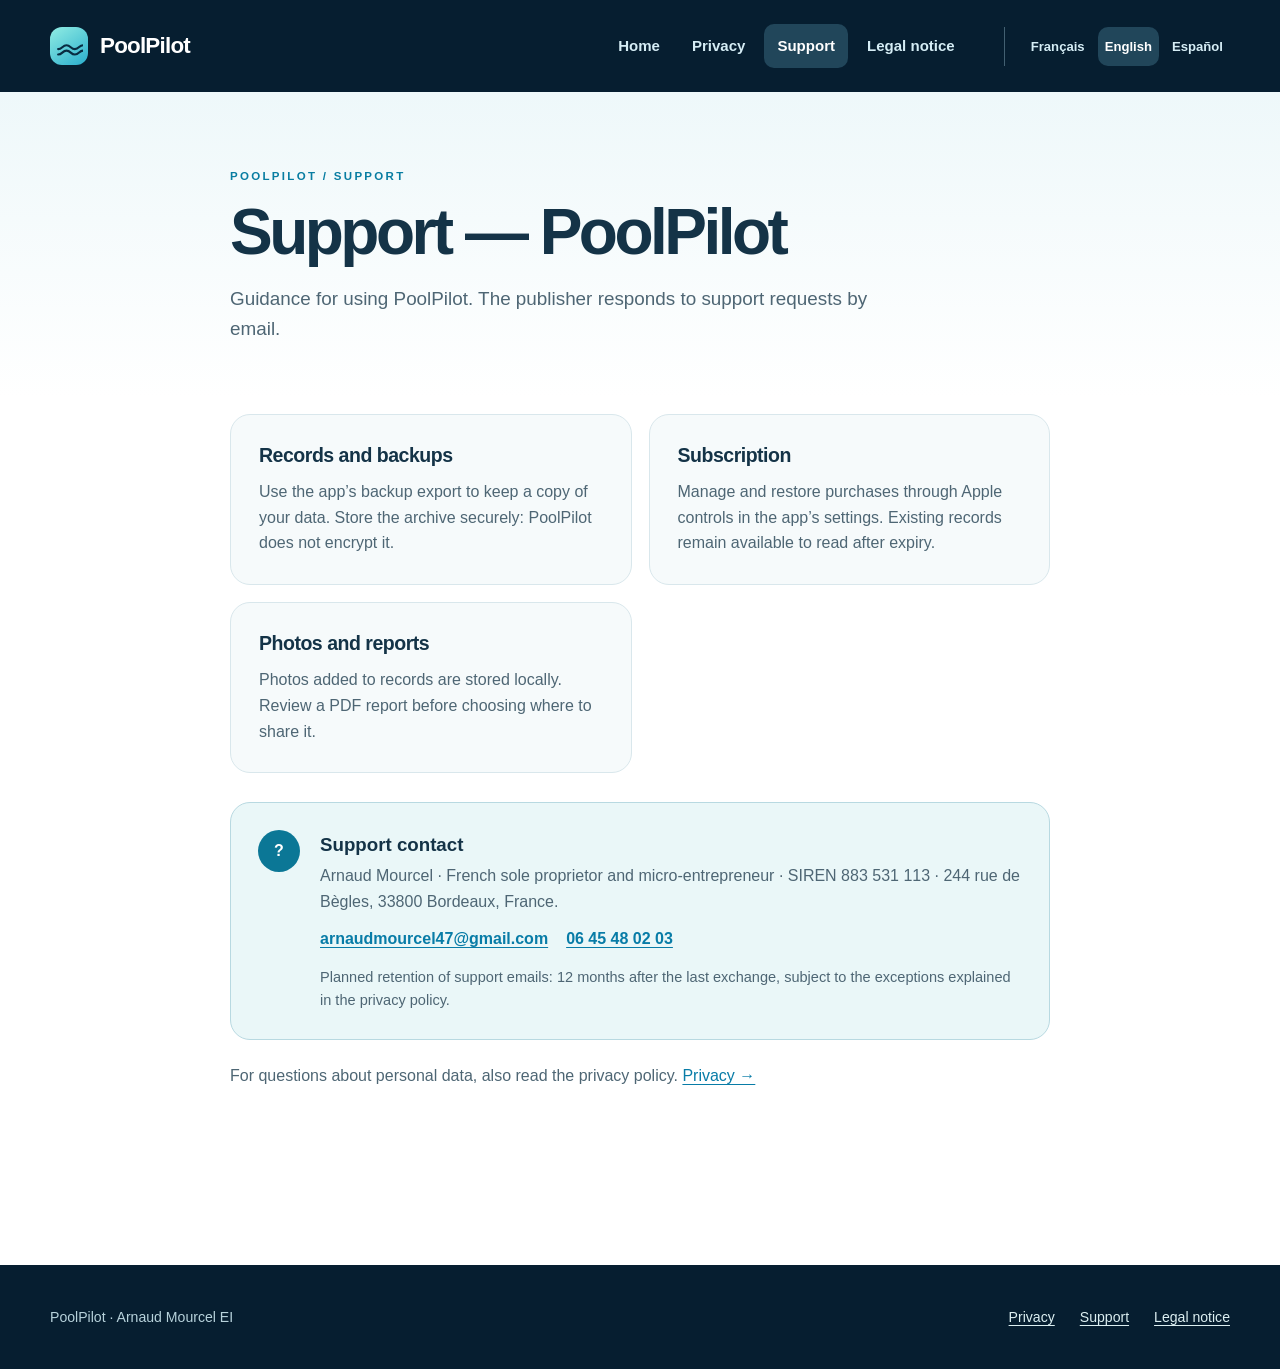
<file: en/support/index.html>
<!doctype html>
<html lang="en">
<head>
  <meta charset="utf-8">
  <meta name="viewport" content="width=device-width, initial-scale=1">
  <meta name="theme-color" content="#092c42">
  <meta name="description" content="Clients, pools, service visits and scheduling come together in an experience built for pool professionals.">
  <title>Support — PoolPilot</title>
  <link rel="icon" href="../../assets/favicon.svg" type="image/svg+xml">
  <link rel="stylesheet" href="../../assets/site.css">
  <link rel="alternate" hreflang="fr" href="../../support/">
<link rel="alternate" hreflang="en" href="./">
<link rel="alternate" hreflang="es" href="../../es/support/">
</head>
<body>
  <a class="skip-link" href="#content">Skip to content</a>
  <header class="site-header">
    <div class="shell header-inner">
      <a class="brand" href="../" aria-label="PoolPilot — Home">
        <span class="brand-mark" aria-hidden="true"><svg viewBox="0 0 36 36"><path d="M4 22c5.4 0 5.4-5 10.8-5s5.4 5 10.8 5 5.4-5 10.4-5M4 29c5.4 0 5.4-5 10.8-5s5.4 5 10.8 5 5.4-5 10.4-5"/></svg></span>
        <span>PoolPilot</span>
      </a>
      <nav class="primary-nav" aria-label="Home / Privacy / Support / Legal notice"><a href="../">Home</a><a href="../privacy/">Privacy</a><a href="./" aria-current="page">Support</a><a href="../legal/">Legal notice</a></nav>
      <nav class="language-nav" aria-label="Site language"><a lang="fr" hreflang="fr" href="../../support/">Français</a><a lang="en" hreflang="en" href="./" aria-current="true">English</a><a lang="es" hreflang="es" href="../../es/support/">Español</a></nav>
    </div>
  </header>
  <main id="content"><section class="page-top"><div class="shell narrow"><p class="section-kicker">POOLPILOT / Support</p><h1 class="page-title">Support — PoolPilot</h1><p class="page-lead">Guidance for using PoolPilot. The publisher responds to support requests by email.</p></div></section><section class="section section-tight"><div class="shell narrow"><div class="support-grid"><article class="support-card"><h2>Records and backups</h2><p>Use the app’s backup export to keep a copy of your data. Store the archive securely: PoolPilot does not encrypt it.</p></article><article class="support-card"><h2>Subscription</h2><p>Manage and restore purchases through Apple controls in the app’s settings. Existing records remain available to read after expiry.</p></article><article class="support-card"><h2>Photos and reports</h2><p>Photos added to records are stored locally. Review a PDF report before choosing where to share it.</p></article></div><div class="contact-panel"><span class="contact-symbol" aria-hidden="true">?</span><div><h2>Support contact</h2><p>Arnaud Mourcel · French sole proprietor and micro-entrepreneur · SIREN 883 531 113 · 244 rue de Bègles, 33800 Bordeaux, France.</p><p class="contact-links"><a href="mailto:arnaudmourcel47@gmail.com">arnaudmourcel47@gmail.com</a><a href="tel:+33645480203">06 45 48 02 03</a></p><p class="contact-retention">Planned retention of support emails: 12 months after the last exchange, subject to the exceptions explained in the privacy policy.</p></div></div><p class="support-note">For questions about personal data, also read the privacy policy. <a href="../privacy/">Privacy →</a></p></div></section></main>
  <footer class="site-footer"><div class="shell footer-inner"><span>PoolPilot · Arnaud Mourcel EI</span><a href="../privacy/">Privacy</a><a href="./">Support</a><a href="../legal/">Legal notice</a></div></footer>
</body>
</html>
</file>
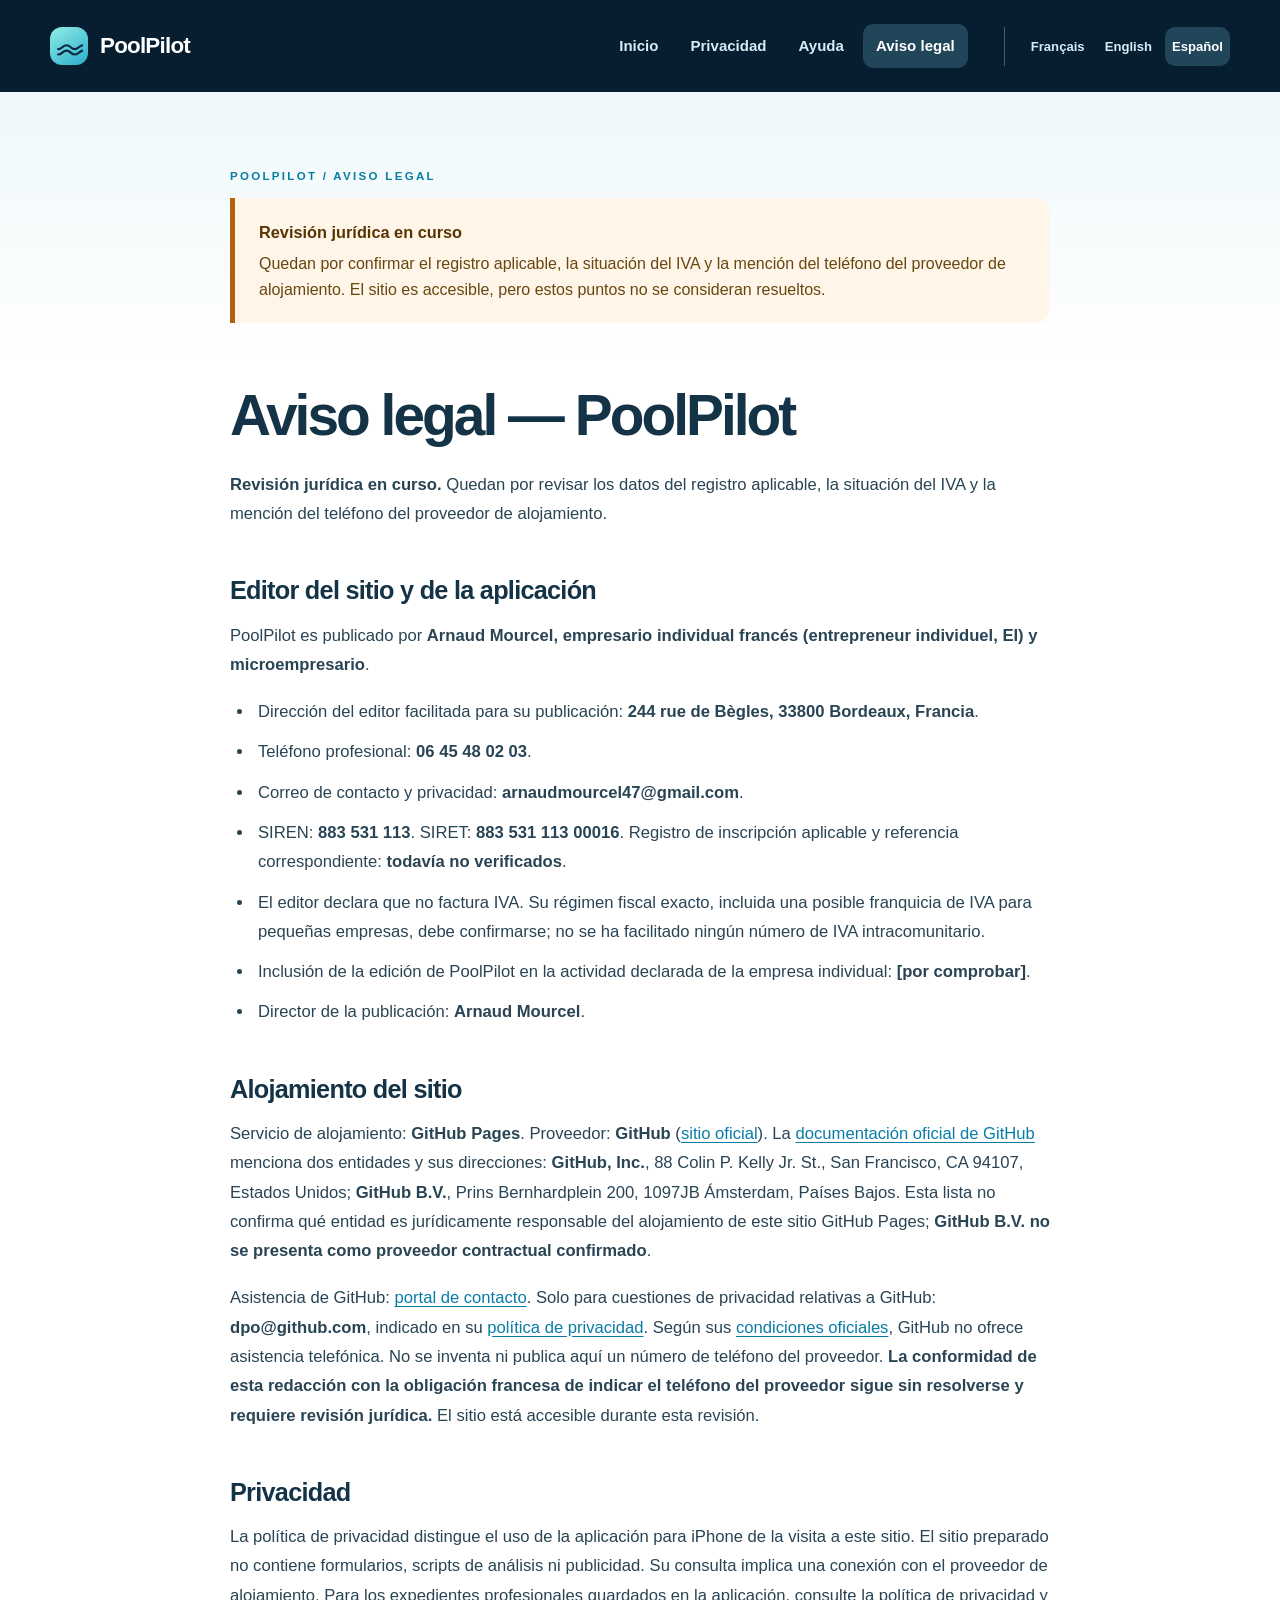
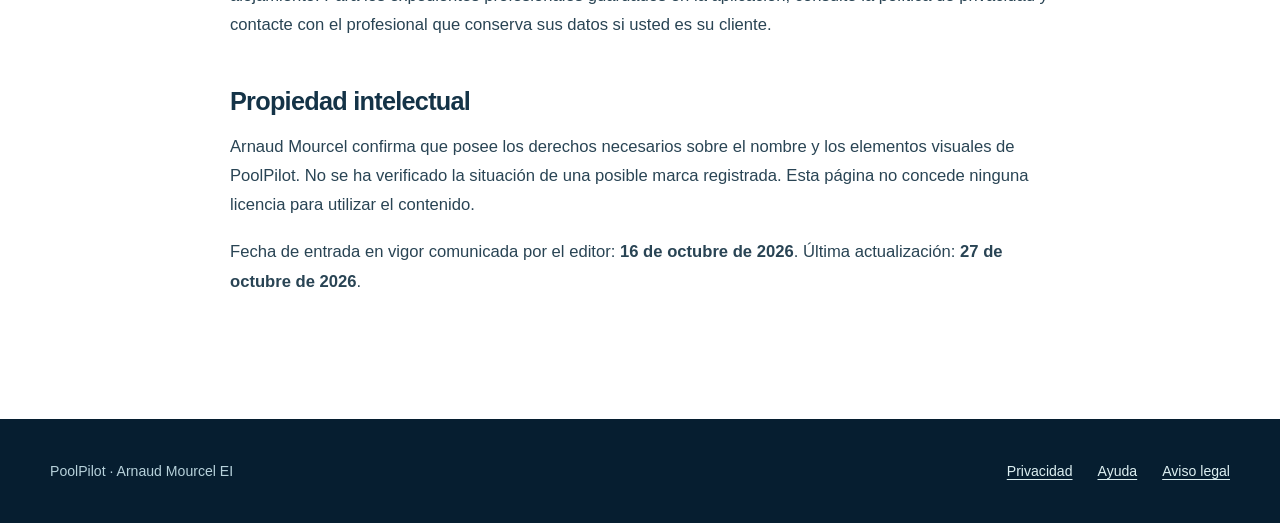
<file: es/legal/index.html>
<!doctype html>
<html lang="es">
<head>
  <meta charset="utf-8">
  <meta name="viewport" content="width=device-width, initial-scale=1">
  <meta name="theme-color" content="#092c42">
  <meta name="description" content="Clientes, piscinas, intervenciones y agenda en una experiencia creada para los profesionales del mantenimiento de piscinas.">
  <title>Aviso legal — PoolPilot</title>
  <link rel="icon" href="../../assets/favicon.svg" type="image/svg+xml">
  <link rel="stylesheet" href="../../assets/site.css">
  <link rel="alternate" hreflang="fr" href="../../legal/">
<link rel="alternate" hreflang="en" href="../../en/legal/">
<link rel="alternate" hreflang="es" href="./">
</head>
<body>
  <a class="skip-link" href="#content">Ir al contenido</a>
  <header class="site-header">
    <div class="shell header-inner">
      <a class="brand" href="../" aria-label="PoolPilot — Inicio">
        <span class="brand-mark" aria-hidden="true"><svg viewBox="0 0 36 36"><path d="M4 22c5.4 0 5.4-5 10.8-5s5.4 5 10.8 5 5.4-5 10.4-5M4 29c5.4 0 5.4-5 10.8-5s5.4 5 10.8 5 5.4-5 10.4-5"/></svg></span>
        <span>PoolPilot</span>
      </a>
      <nav class="primary-nav" aria-label="Inicio / Privacidad / Ayuda / Aviso legal"><a href="../">Inicio</a><a href="../privacy/">Privacidad</a><a href="../support/">Ayuda</a><a href="./" aria-current="page">Aviso legal</a></nav>
      <nav class="language-nav" aria-label="Idioma del sitio"><a lang="fr" hreflang="fr" href="../../legal/">Français</a><a lang="en" hreflang="en" href="../../en/legal/">English</a><a lang="es" hreflang="es" href="./" aria-current="true">Español</a></nav>
    </div>
  </header>
  <main id="content"><section class="page-top"><div class="shell narrow"><p class="section-kicker">POOLPILOT / Aviso legal</p><div class="draft-note" role="note"><strong>Revisión jurídica en curso</strong><p>Quedan por confirmar el registro aplicable, la situación del IVA y la mención del teléfono del proveedor de alojamiento. El sitio es accesible, pero estos puntos no se consideran resueltos.</p></div></div></section><article class="shell narrow policy-content"><h1>Aviso legal — PoolPilot</h1>
<p><strong>Revisión jurídica en curso.</strong> Quedan por revisar los datos del registro aplicable, la situación del IVA y la mención del teléfono del proveedor de alojamiento.</p>
<h2>Editor del sitio y de la aplicación</h2>
<p>PoolPilot es publicado por <strong>Arnaud Mourcel, empresario individual francés (entrepreneur individuel, EI) y microempresario</strong>.</p>
<ul>
<li>Dirección del editor facilitada para su publicación: <strong>244 rue de Bègles, 33800 Bordeaux, Francia</strong>.</li>
<li>Teléfono profesional: <strong>06 45 48 02 03</strong>.</li>
<li>Correo de contacto y privacidad: <strong>arnaudmourcel47@gmail.com</strong>.</li>
<li>SIREN: <strong>883 531 113</strong>. SIRET: <strong>883 531 113 00016</strong>. Registro de inscripción aplicable y referencia correspondiente: <strong>todavía no verificados</strong>.</li>
<li>El editor declara que no factura IVA. Su régimen fiscal exacto, incluida una posible franquicia de IVA para pequeñas empresas, debe confirmarse; no se ha facilitado ningún número de IVA intracomunitario.</li>
<li>Inclusión de la edición de PoolPilot en la actividad declarada de la empresa individual: <strong>[por comprobar]</strong>.</li>
<li>Director de la publicación: <strong>Arnaud Mourcel</strong>.</li>
</ul>
<h2>Alojamiento del sitio</h2>
<p>Servicio de alojamiento: <strong>GitHub Pages</strong>. Proveedor: <strong>GitHub</strong> (<a href="https://github.com" rel="noopener noreferrer">sitio oficial</a>). La <a href="https://docs.github.com/en/site-policy/privacy-policies/github-general-privacy-statement" rel="noopener noreferrer">documentación oficial de GitHub</a> menciona dos entidades y sus direcciones: <strong>GitHub, Inc.</strong>, 88 Colin P. Kelly Jr. St., San Francisco, CA 94107, Estados Unidos; <strong>GitHub B.V.</strong>, Prins Bernhardplein 200, 1097JB Ámsterdam, Países Bajos. Esta lista no confirma qué entidad es jurídicamente responsable del alojamiento de este sitio GitHub Pages; <strong>GitHub B.V. no se presenta como proveedor contractual confirmado</strong>.</p>
<p>Asistencia de GitHub: <a href="https://support.github.com/contact" rel="noopener noreferrer">portal de contacto</a>. Solo para cuestiones de privacidad relativas a GitHub: <strong>dpo@github.com</strong>, indicado en su <a href="https://docs.github.com/en/site-policy/privacy-policies/github-general-privacy-statement" rel="noopener noreferrer">política de privacidad</a>. Según sus <a href="https://docs.github.com/en/site-policy/github-terms/github-terms-of-service" rel="noopener noreferrer">condiciones oficiales</a>, GitHub no ofrece asistencia telefónica. No se inventa ni publica aquí un número de teléfono del proveedor. <strong>La conformidad de esta redacción con la obligación francesa de indicar el teléfono del proveedor sigue sin resolverse y requiere revisión jurídica.</strong> El sitio está accesible durante esta revisión.</p>
<h2>Privacidad</h2>
<p>La política de privacidad distingue el uso de la aplicación para iPhone de la visita a este sitio. El sitio preparado no contiene formularios, scripts de análisis ni publicidad. Su consulta implica una conexión con el proveedor de alojamiento. Para los expedientes profesionales guardados en la aplicación, consulte la política de privacidad y contacte con el profesional que conserva sus datos si usted es su cliente.</p>
<h2>Propiedad intelectual</h2>
<p>Arnaud Mourcel confirma que posee los derechos necesarios sobre el nombre y los elementos visuales de PoolPilot. No se ha verificado la situación de una posible marca registrada. Esta página no concede ninguna licencia para utilizar el contenido.</p>
<p>Fecha de entrada en vigor comunicada por el editor: <strong>16 de octubre de 2026</strong>. Última actualización: <strong>27 de octubre de 2026</strong>.</p></article></main>
  <footer class="site-footer"><div class="shell footer-inner"><span>PoolPilot · Arnaud Mourcel EI</span><a href="../privacy/">Privacidad</a><a href="../support/">Ayuda</a><a href="./">Aviso legal</a></div></footer>
</body>
</html>
</file>
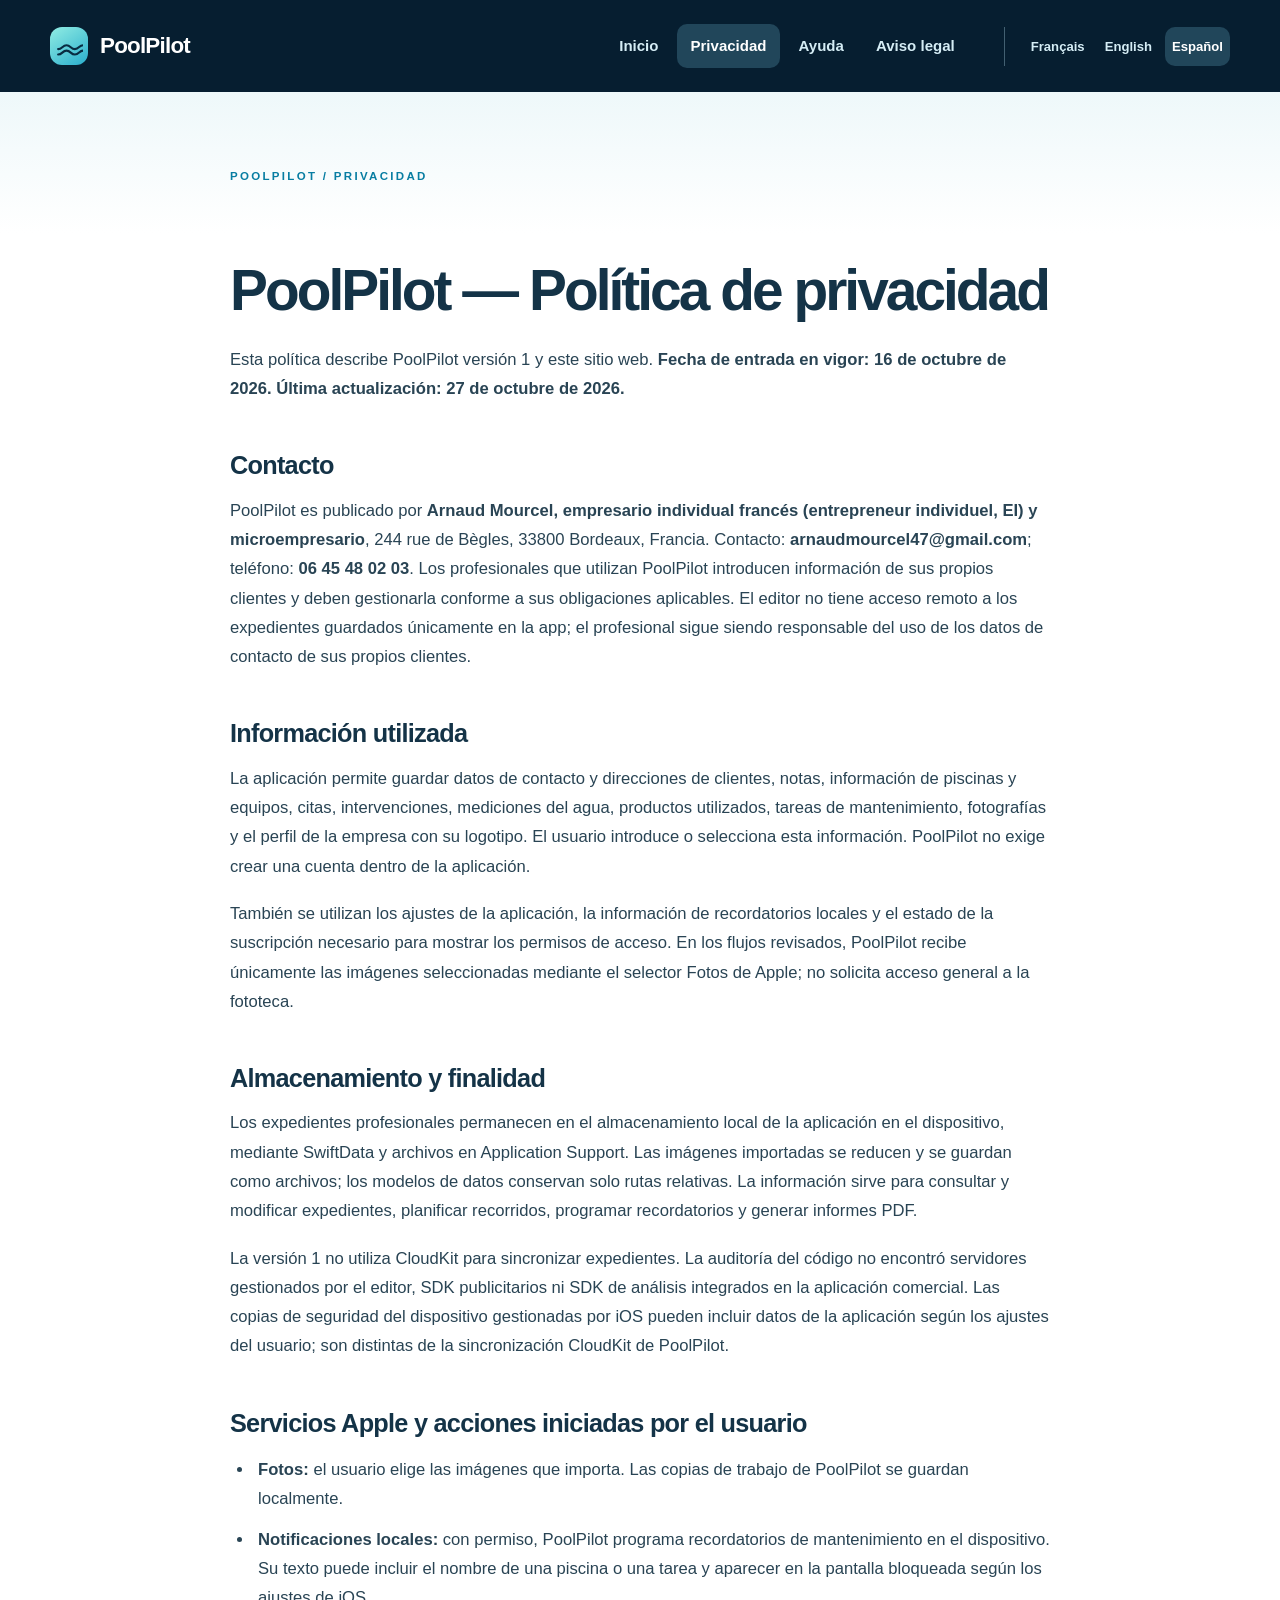
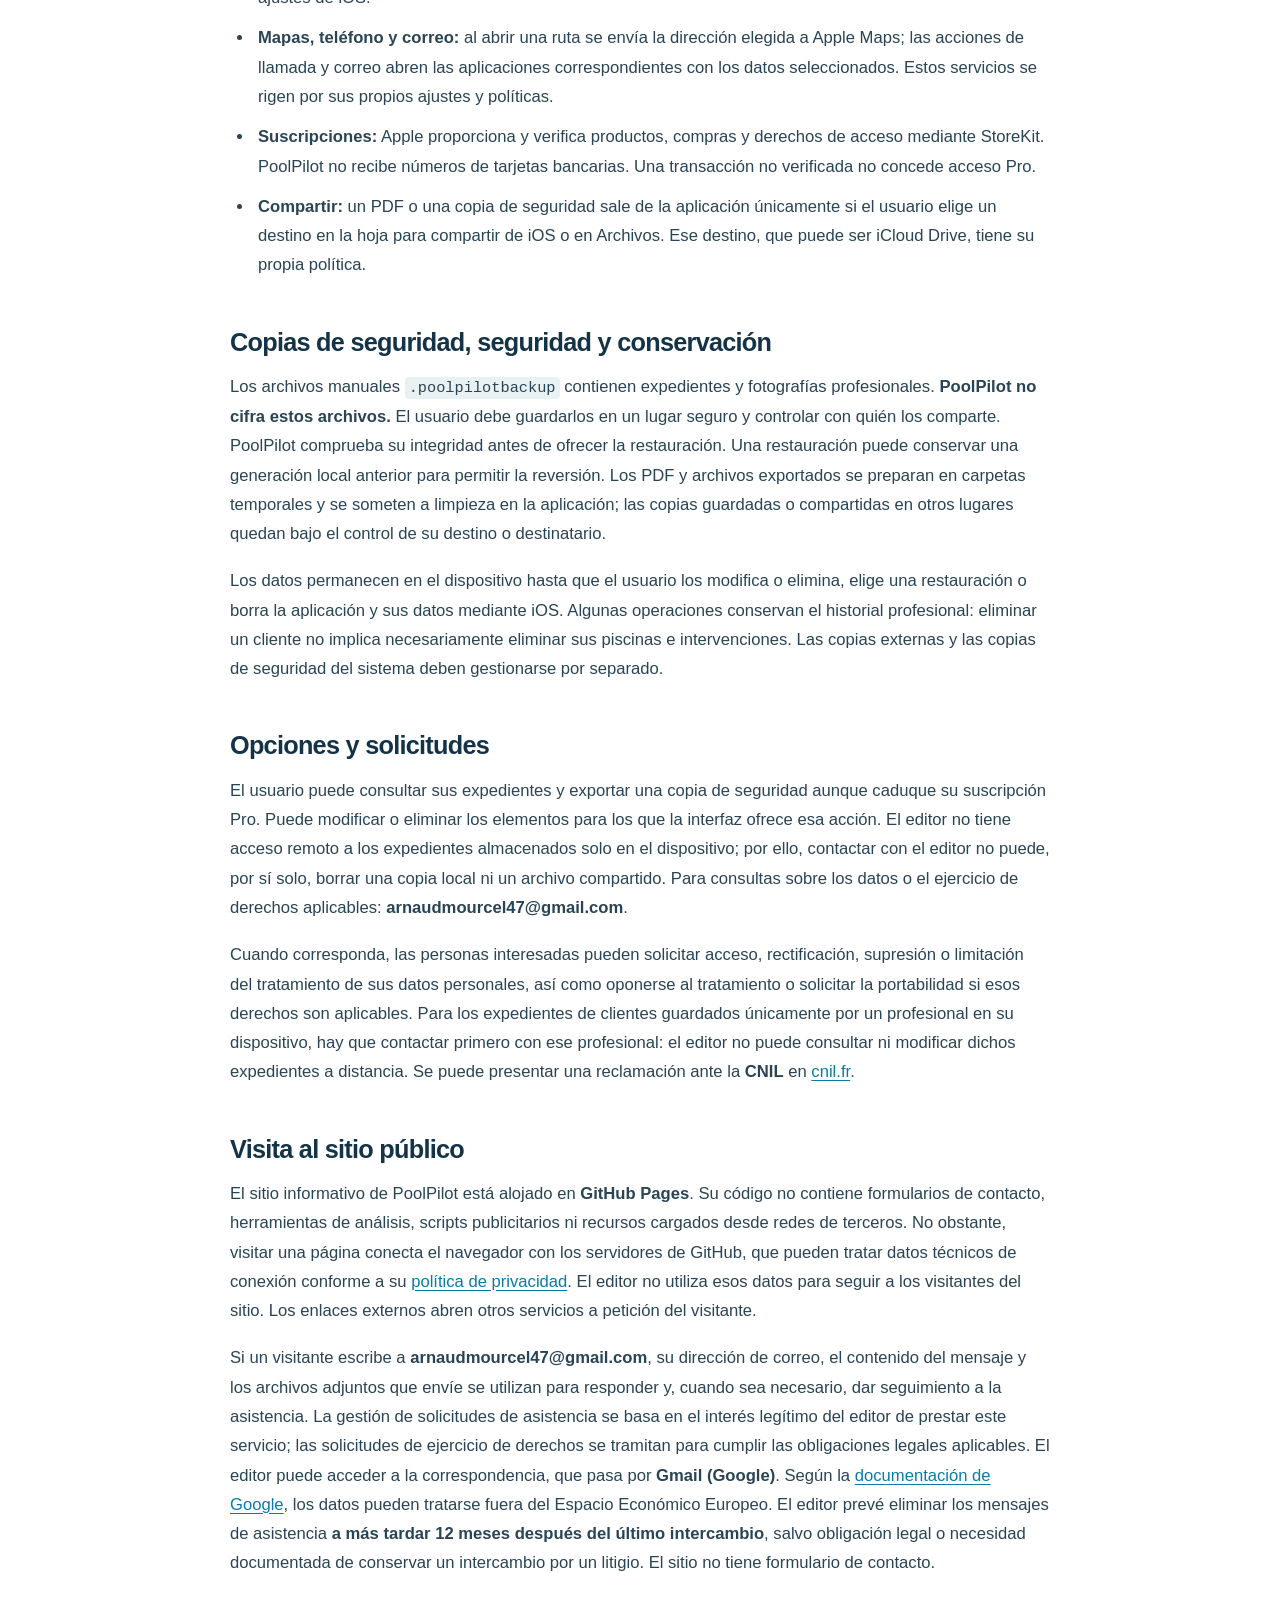
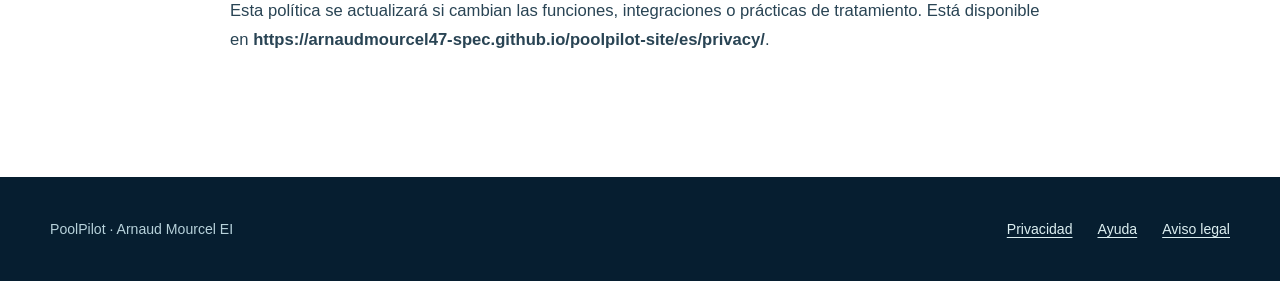
<file: es/privacy/index.html>
<!doctype html>
<html lang="es">
<head>
  <meta charset="utf-8">
  <meta name="viewport" content="width=device-width, initial-scale=1">
  <meta name="theme-color" content="#092c42">
  <meta name="description" content="Clientes, piscinas, intervenciones y agenda en una experiencia creada para los profesionales del mantenimiento de piscinas.">
  <title>Política de privacidad — PoolPilot</title>
  <link rel="icon" href="../../assets/favicon.svg" type="image/svg+xml">
  <link rel="stylesheet" href="../../assets/site.css">
  <link rel="alternate" hreflang="fr" href="../../privacy/">
<link rel="alternate" hreflang="en" href="../../en/privacy/">
<link rel="alternate" hreflang="es" href="./">
</head>
<body>
  <a class="skip-link" href="#content">Ir al contenido</a>
  <header class="site-header">
    <div class="shell header-inner">
      <a class="brand" href="../" aria-label="PoolPilot — Inicio">
        <span class="brand-mark" aria-hidden="true"><svg viewBox="0 0 36 36"><path d="M4 22c5.4 0 5.4-5 10.8-5s5.4 5 10.8 5 5.4-5 10.4-5M4 29c5.4 0 5.4-5 10.8-5s5.4 5 10.8 5 5.4-5 10.4-5"/></svg></span>
        <span>PoolPilot</span>
      </a>
      <nav class="primary-nav" aria-label="Inicio / Privacidad / Ayuda / Aviso legal"><a href="../">Inicio</a><a href="./" aria-current="page">Privacidad</a><a href="../support/">Ayuda</a><a href="../legal/">Aviso legal</a></nav>
      <nav class="language-nav" aria-label="Idioma del sitio"><a lang="fr" hreflang="fr" href="../../privacy/">Français</a><a lang="en" hreflang="en" href="../../en/privacy/">English</a><a lang="es" hreflang="es" href="./" aria-current="true">Español</a></nav>
    </div>
  </header>
  <main id="content"><section class="page-top"><div class="shell narrow"><p class="section-kicker">POOLPILOT / Privacidad</p></div></section><article class="shell narrow policy-content"><h1>PoolPilot — Política de privacidad</h1>
<p>Esta política describe PoolPilot versión 1 y este sitio web. <strong>Fecha de entrada en vigor: 16 de octubre de 2026. Última actualización: 27 de octubre de 2026.</strong></p>
<h2>Contacto</h2>
<p>PoolPilot es publicado por <strong>Arnaud Mourcel, empresario individual francés (entrepreneur individuel, EI) y microempresario</strong>, 244 rue de Bègles, 33800 Bordeaux, Francia. Contacto: <strong>arnaudmourcel47@gmail.com</strong>; teléfono: <strong>06 45 48 02 03</strong>. Los profesionales que utilizan PoolPilot introducen información de sus propios clientes y deben gestionarla conforme a sus obligaciones aplicables. El editor no tiene acceso remoto a los expedientes guardados únicamente en la app; el profesional sigue siendo responsable del uso de los datos de contacto de sus propios clientes.</p>
<h2>Información utilizada</h2>
<p>La aplicación permite guardar datos de contacto y direcciones de clientes, notas, información de piscinas y equipos, citas, intervenciones, mediciones del agua, productos utilizados, tareas de mantenimiento, fotografías y el perfil de la empresa con su logotipo. El usuario introduce o selecciona esta información. PoolPilot no exige crear una cuenta dentro de la aplicación.</p>
<p>También se utilizan los ajustes de la aplicación, la información de recordatorios locales y el estado de la suscripción necesario para mostrar los permisos de acceso. En los flujos revisados, PoolPilot recibe únicamente las imágenes seleccionadas mediante el selector Fotos de Apple; no solicita acceso general a la fototeca.</p>
<h2>Almacenamiento y finalidad</h2>
<p>Los expedientes profesionales permanecen en el almacenamiento local de la aplicación en el dispositivo, mediante SwiftData y archivos en Application Support. Las imágenes importadas se reducen y se guardan como archivos; los modelos de datos conservan solo rutas relativas. La información sirve para consultar y modificar expedientes, planificar recorridos, programar recordatorios y generar informes PDF.</p>
<p>La versión 1 no utiliza CloudKit para sincronizar expedientes. La auditoría del código no encontró servidores gestionados por el editor, SDK publicitarios ni SDK de análisis integrados en la aplicación comercial. Las copias de seguridad del dispositivo gestionadas por iOS pueden incluir datos de la aplicación según los ajustes del usuario; son distintas de la sincronización CloudKit de PoolPilot.</p>
<h2>Servicios Apple y acciones iniciadas por el usuario</h2>
<ul>
<li><strong>Fotos:</strong> el usuario elige las imágenes que importa. Las copias de trabajo de PoolPilot se guardan localmente.</li>
<li><strong>Notificaciones locales:</strong> con permiso, PoolPilot programa recordatorios de mantenimiento en el dispositivo. Su texto puede incluir el nombre de una piscina o una tarea y aparecer en la pantalla bloqueada según los ajustes de iOS.</li>
<li><strong>Mapas, teléfono y correo:</strong> al abrir una ruta se envía la dirección elegida a Apple Maps; las acciones de llamada y correo abren las aplicaciones correspondientes con los datos seleccionados. Estos servicios se rigen por sus propios ajustes y políticas.</li>
<li><strong>Suscripciones:</strong> Apple proporciona y verifica productos, compras y derechos de acceso mediante StoreKit. PoolPilot no recibe números de tarjetas bancarias. Una transacción no verificada no concede acceso Pro.</li>
<li><strong>Compartir:</strong> un PDF o una copia de seguridad sale de la aplicación únicamente si el usuario elige un destino en la hoja para compartir de iOS o en Archivos. Ese destino, que puede ser iCloud Drive, tiene su propia política.</li>
</ul>
<h2>Copias de seguridad, seguridad y conservación</h2>
<p>Los archivos manuales <code>.poolpilotbackup</code> contienen expedientes y fotografías profesionales. <strong>PoolPilot no cifra estos archivos.</strong> El usuario debe guardarlos en un lugar seguro y controlar con quién los comparte. PoolPilot comprueba su integridad antes de ofrecer la restauración. Una restauración puede conservar una generación local anterior para permitir la reversión. Los PDF y archivos exportados se preparan en carpetas temporales y se someten a limpieza en la aplicación; las copias guardadas o compartidas en otros lugares quedan bajo el control de su destino o destinatario.</p>
<p>Los datos permanecen en el dispositivo hasta que el usuario los modifica o elimina, elige una restauración o borra la aplicación y sus datos mediante iOS. Algunas operaciones conservan el historial profesional: eliminar un cliente no implica necesariamente eliminar sus piscinas e intervenciones. Las copias externas y las copias de seguridad del sistema deben gestionarse por separado.</p>
<h2>Opciones y solicitudes</h2>
<p>El usuario puede consultar sus expedientes y exportar una copia de seguridad aunque caduque su suscripción Pro. Puede modificar o eliminar los elementos para los que la interfaz ofrece esa acción. El editor no tiene acceso remoto a los expedientes almacenados solo en el dispositivo; por ello, contactar con el editor no puede, por sí solo, borrar una copia local ni un archivo compartido. Para consultas sobre los datos o el ejercicio de derechos aplicables: <strong>arnaudmourcel47@gmail.com</strong>.</p>
<p>Cuando corresponda, las personas interesadas pueden solicitar acceso, rectificación, supresión o limitación del tratamiento de sus datos personales, así como oponerse al tratamiento o solicitar la portabilidad si esos derechos son aplicables. Para los expedientes de clientes guardados únicamente por un profesional en su dispositivo, hay que contactar primero con ese profesional: el editor no puede consultar ni modificar dichos expedientes a distancia. Se puede presentar una reclamación ante la <strong>CNIL</strong> en <a href="https://www.cnil.fr/fr/plaintes" rel="noopener noreferrer">cnil.fr</a>.</p>
<h2>Visita al sitio público</h2>
<p>El sitio informativo de PoolPilot está alojado en <strong>GitHub Pages</strong>. Su código no contiene formularios de contacto, herramientas de análisis, scripts publicitarios ni recursos cargados desde redes de terceros. No obstante, visitar una página conecta el navegador con los servidores de GitHub, que pueden tratar datos técnicos de conexión conforme a su <a href="https://docs.github.com/en/site-policy/privacy-policies/github-general-privacy-statement" rel="noopener noreferrer">política de privacidad</a>. El editor no utiliza esos datos para seguir a los visitantes del sitio. Los enlaces externos abren otros servicios a petición del visitante.</p>
<p>Si un visitante escribe a <strong>arnaudmourcel47@gmail.com</strong>, su dirección de correo, el contenido del mensaje y los archivos adjuntos que envíe se utilizan para responder y, cuando sea necesario, dar seguimiento a la asistencia. La gestión de solicitudes de asistencia se basa en el interés legítimo del editor de prestar este servicio; las solicitudes de ejercicio de derechos se tramitan para cumplir las obligaciones legales aplicables. El editor puede acceder a la correspondencia, que pasa por <strong>Gmail (Google)</strong>. Según la <a href="https://policies.google.com/privacy/frameworks?hl=es" rel="noopener noreferrer">documentación de Google</a>, los datos pueden tratarse fuera del Espacio Económico Europeo. El editor prevé eliminar los mensajes de asistencia <strong>a más tardar 12 meses después del último intercambio</strong>, salvo obligación legal o necesidad documentada de conservar un intercambio por un litigio. El sitio no tiene formulario de contacto.</p>
<p>Esta política se actualizará si cambian las funciones, integraciones o prácticas de tratamiento. Está disponible en <strong>https://arnaudmourcel47-spec.github.io/poolpilot-site/es/privacy/</strong>.</p></article></main>
  <footer class="site-footer"><div class="shell footer-inner"><span>PoolPilot · Arnaud Mourcel EI</span><a href="./">Privacidad</a><a href="../support/">Ayuda</a><a href="../legal/">Aviso legal</a></div></footer>
</body>
</html>
</file>
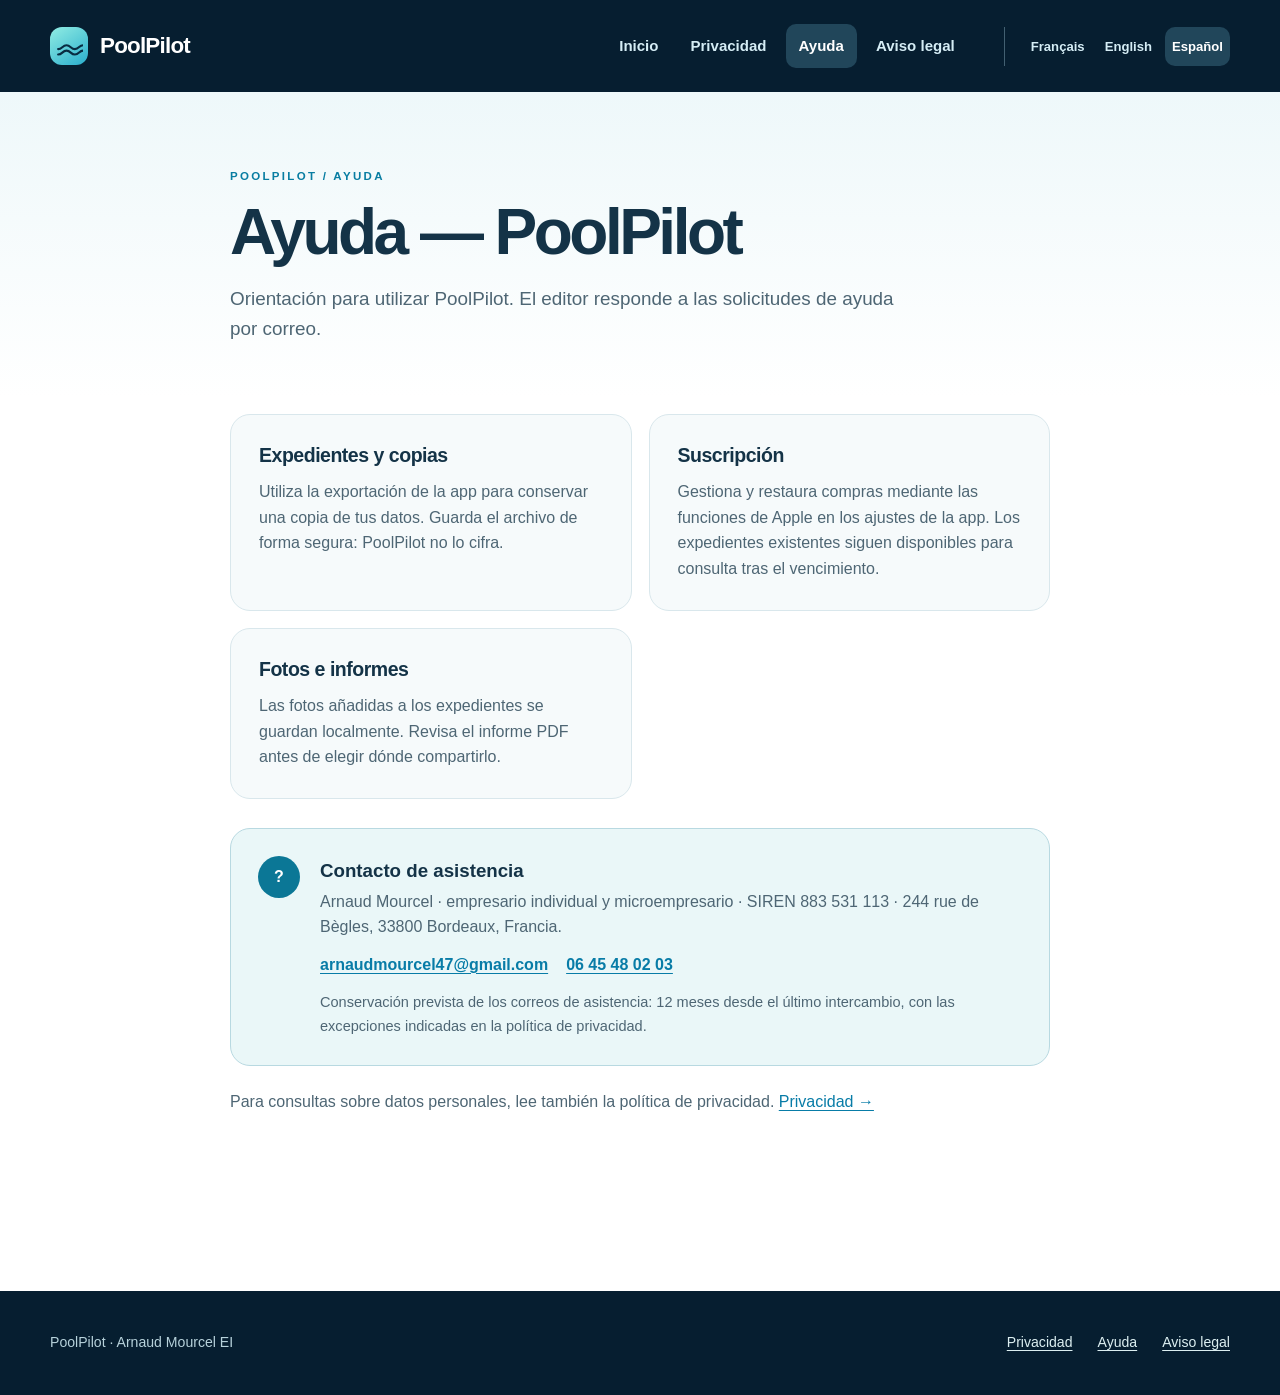
<file: es/support/index.html>
<!doctype html>
<html lang="es">
<head>
  <meta charset="utf-8">
  <meta name="viewport" content="width=device-width, initial-scale=1">
  <meta name="theme-color" content="#092c42">
  <meta name="description" content="Clientes, piscinas, intervenciones y agenda en una experiencia creada para los profesionales del mantenimiento de piscinas.">
  <title>Ayuda — PoolPilot</title>
  <link rel="icon" href="../../assets/favicon.svg" type="image/svg+xml">
  <link rel="stylesheet" href="../../assets/site.css">
  <link rel="alternate" hreflang="fr" href="../../support/">
<link rel="alternate" hreflang="en" href="../../en/support/">
<link rel="alternate" hreflang="es" href="./">
</head>
<body>
  <a class="skip-link" href="#content">Ir al contenido</a>
  <header class="site-header">
    <div class="shell header-inner">
      <a class="brand" href="../" aria-label="PoolPilot — Inicio">
        <span class="brand-mark" aria-hidden="true"><svg viewBox="0 0 36 36"><path d="M4 22c5.4 0 5.4-5 10.8-5s5.4 5 10.8 5 5.4-5 10.4-5M4 29c5.4 0 5.4-5 10.8-5s5.4 5 10.8 5 5.4-5 10.4-5"/></svg></span>
        <span>PoolPilot</span>
      </a>
      <nav class="primary-nav" aria-label="Inicio / Privacidad / Ayuda / Aviso legal"><a href="../">Inicio</a><a href="../privacy/">Privacidad</a><a href="./" aria-current="page">Ayuda</a><a href="../legal/">Aviso legal</a></nav>
      <nav class="language-nav" aria-label="Idioma del sitio"><a lang="fr" hreflang="fr" href="../../support/">Français</a><a lang="en" hreflang="en" href="../../en/support/">English</a><a lang="es" hreflang="es" href="./" aria-current="true">Español</a></nav>
    </div>
  </header>
  <main id="content"><section class="page-top"><div class="shell narrow"><p class="section-kicker">POOLPILOT / Ayuda</p><h1 class="page-title">Ayuda — PoolPilot</h1><p class="page-lead">Orientación para utilizar PoolPilot. El editor responde a las solicitudes de ayuda por correo.</p></div></section><section class="section section-tight"><div class="shell narrow"><div class="support-grid"><article class="support-card"><h2>Expedientes y copias</h2><p>Utiliza la exportación de la app para conservar una copia de tus datos. Guarda el archivo de forma segura: PoolPilot no lo cifra.</p></article><article class="support-card"><h2>Suscripción</h2><p>Gestiona y restaura compras mediante las funciones de Apple en los ajustes de la app. Los expedientes existentes siguen disponibles para consulta tras el vencimiento.</p></article><article class="support-card"><h2>Fotos e informes</h2><p>Las fotos añadidas a los expedientes se guardan localmente. Revisa el informe PDF antes de elegir dónde compartirlo.</p></article></div><div class="contact-panel"><span class="contact-symbol" aria-hidden="true">?</span><div><h2>Contacto de asistencia</h2><p>Arnaud Mourcel · empresario individual y microempresario · SIREN 883 531 113 · 244 rue de Bègles, 33800 Bordeaux, Francia.</p><p class="contact-links"><a href="mailto:arnaudmourcel47@gmail.com">arnaudmourcel47@gmail.com</a><a href="tel:+33645480203">06 45 48 02 03</a></p><p class="contact-retention">Conservación prevista de los correos de asistencia: 12 meses desde el último intercambio, con las excepciones indicadas en la política de privacidad.</p></div></div><p class="support-note">Para consultas sobre datos personales, lee también la política de privacidad. <a href="../privacy/">Privacidad →</a></p></div></section></main>
  <footer class="site-footer"><div class="shell footer-inner"><span>PoolPilot · Arnaud Mourcel EI</span><a href="../privacy/">Privacidad</a><a href="./">Ayuda</a><a href="../legal/">Aviso legal</a></div></footer>
</body>
</html>
</file>
<file: assets/site.css>
:root {
  color-scheme: light;
  --ink: #143347;
  --muted: #4e6674;
  --navy: #092c42;
  --navy-deep: #061e30;
  --blue: #087ca7;
  --cyan: #71dfdb;
  --surface: #f6fafb;
  --line: #d9e7ec;
  --radius: 22px;
  font-family: -apple-system, BlinkMacSystemFont, "Segoe UI", sans-serif;
  -webkit-font-smoothing: antialiased;
  text-rendering: optimizeLegibility;
}

*, *::before, *::after { box-sizing: border-box; }
html { scroll-behavior: smooth; }
body { margin: 0; background: #fff; color: var(--ink); line-height: 1.6; }
button, input { font: inherit; }
a { color: var(--blue); text-underline-offset: .2em; }
a:hover { color: #055c80; }
:focus-visible { outline: 3px solid #ec9d31; outline-offset: 4px; border-radius: 4px; }
.shell { width: min(100% - 44px, 1180px); margin-inline: auto; }
.narrow { max-width: 820px; }
.skip-link { position: absolute; z-index: 50; left: 1rem; top: -100px; padding: .8rem 1rem; background: white; color: var(--navy); border-radius: 8px; }
.skip-link:focus { top: 1rem; }

.site-header { background: var(--navy-deep); color: #fff; }
.header-inner { min-height: 92px; display: flex; align-items: center; gap: 36px; }
.brand { color: #fff; text-decoration: none; display: inline-flex; align-items: center; gap: 12px; font-size: 1.4rem; font-weight: 760; letter-spacing: -.035em; flex-shrink: 0; }
.brand:hover { color: #fff; }
.brand-mark { display: grid; place-items: center; width: 38px; height: 38px; border-radius: 12px; background: linear-gradient(145deg, #91ede3, #2aaecd); }
.brand-mark svg { width: 28px; height: 28px; fill: none; stroke: var(--navy); stroke-width: 2.7; stroke-linecap: round; }
.primary-nav, .language-nav { display: flex; align-items: center; gap: 6px; }
.primary-nav { margin-left: auto; }
.site-header nav a { color: #d5edf5; text-decoration: none; padding: 10px 13px; border-radius: 10px; font-size: .94rem; font-weight: 600; white-space: nowrap; }
.site-header nav a:hover, .site-header nav a[aria-current] { background: #21465a; color: #fff; }
.language-nav { border-left: 1px solid #426071; padding-left: 19px; }
.language-nav a { font-size: .82rem !important; padding: 9px 7px !important; }

.hero { background: radial-gradient(ellipse at 73% 41%, #104f6a 0, transparent 49%), linear-gradient(125deg, #092c42 10%, #07354d 65%, #0a5067); color: #fff; overflow: hidden; }
.hero-grid { min-height: 590px; display: grid; grid-template-columns: minmax(0, 1.02fr) minmax(300px, .98fr); align-items: center; gap: 52px; padding-block: 80px; }
.eyebrow { color: #a9e9e8; text-transform: uppercase; letter-spacing: .16em; font-size: .74rem; font-weight: 780; display: flex; align-items: center; gap: 9px; margin: 0 0 23px; }
.eyebrow-dot { width: 8px; height: 8px; border-radius: 50%; background: var(--cyan); box-shadow: 0 0 0 5px #71dfdb24; }
h1, h2, h3, p { margin-top: 0; }
.hero h1 { font-size: clamp(2.75rem, 5vw, 5rem); line-height: 1.06; letter-spacing: -.055em; font-weight: 750; max-width: 690px; margin-bottom: 24px; }
.lead { max-width: 590px; color: #d1e7eb; font-size: clamp(1.08rem, 1.7vw, 1.28rem); line-height: 1.58; margin-bottom: 32px; }
.actions { display: flex; flex-wrap: wrap; gap: 12px; }
.button { min-height: 51px; border-radius: 13px; display: inline-flex; align-items: center; justify-content: center; gap: 20px; padding: 12px 19px; text-decoration: none; font-weight: 700; line-height: 1.2; }
.button-primary { color: var(--navy-deep); background: #92e9e1; }
.button-primary:hover { background: #c2f4ea; color: var(--navy-deep); }
.button-quiet { color: #e4f4f4; border: 1px solid #6d9cab; }
.button-quiet:hover { color: #fff; background: #ffffff1c; }
.hero-art { position: relative; height: 410px; border-radius: 34px; background: linear-gradient(155deg, #b2f0ea, #72d6e3 44%, #258eb4 100%); box-shadow: 0 38px 76px #0013215c, inset 0 0 0 1px #ffffff82; overflow: hidden; transform: rotate(2deg); }
.art-disc { position: absolute; border-radius: 50%; border: 2px solid #ffffffb8; box-shadow: inset 0 0 80px #e9ffff70; }
.art-disc-one { width: 390px; height: 390px; top: -155px; right: -120px; }
.art-disc-two { width: 360px; height: 360px; bottom: -220px; left: -120px; }
.art-lines { position: absolute; inset: 112px -60px auto -30px; transform: rotate(-19deg); }
.art-lines span { display: block; height: 52px; margin: 9px 0; border-top: 4px solid #ffffffa1; border-radius: 50%; }
.art-label { position: absolute; left: 34px; bottom: 28px; color: #06435d; font-weight: 790; font-size: 1.32rem; letter-spacing: -.03em; }
.art-label small { display: block; letter-spacing: .22em; font-size: .55rem; margin-top: 1px; }

.section { padding-block: 94px; }
.section-tight { padding-top: 16px; }
.section-end { padding-top: 0; }
.section-kicker { text-transform: uppercase; letter-spacing: .2em; color: #087da2; font-size: .72rem; font-weight: 800; margin-bottom: 13px; }
.section-title { max-width: 750px; font-size: clamp(2rem, 3.2vw, 3rem); line-height: 1.16; letter-spacing: -.047em; margin-bottom: 38px; }
.feature-grid { display: grid; grid-template-columns: repeat(4, 1fr); gap: 15px; }
.feature-card { min-height: 242px; padding: 27px 24px; border: 1px solid var(--line); border-radius: var(--radius); background: var(--surface); }
.feature-number { color: #1387a6; font-size: .8rem; font-weight: 800; letter-spacing: .1em; }
.feature-card h3 { font-size: 1.23rem; letter-spacing: -.025em; line-height: 1.2; margin: 37px 0 12px; }
.feature-card p { color: var(--muted); font-size: .97rem; line-height: 1.52; margin: 0; }
.callout { display: flex; align-items: center; gap: 24px; padding: 31px 34px; border-radius: 25px; background: #eaf7f8; border: 1px solid #d5e8eb; }
.callout-icon { flex: 0 0 56px; width: 56px; height: 56px; display: grid; place-items: center; border-radius: 18px; background: #d1f0ef; color: #075a75; font-size: 1.5rem; }
.callout h2 { font-size: 1.27rem; margin-bottom: 5px; letter-spacing: -.02em; }
.callout p { margin: 0; color: var(--muted); max-width: 650px; }
.text-link { margin-left: auto; white-space: nowrap; font-weight: 750; }

.page-top { padding: 75px 0 35px; background: linear-gradient(180deg, #eef8fa, #fff); }
.page-title { font-size: clamp(2.4rem, 5vw, 4.2rem); line-height: 1.08; letter-spacing: -.055em; margin-bottom: 16px; }
.page-lead { font-size: 1.18rem; color: var(--muted); max-width: 670px; }
.draft-note { padding: 21px 24px; border-left: 5px solid #b3610b; background: #fff5e8; color: #583400; border-radius: 0 15px 15px 0; }
.draft-note strong { font-size: 1.02rem; }
.draft-note p { margin: 5px 0 0; color: #674710; }
.policy-content { padding-top: 27px; padding-bottom: 105px; }
.policy-content h1 { font-size: clamp(2.2rem, 5vw, 3.55rem); line-height: 1.1; letter-spacing: -.052em; margin: 0 0 22px; }
.policy-content h2 { font-size: 1.58rem; line-height: 1.24; letter-spacing: -.029em; margin: 47px 0 14px; }
.policy-content p, .policy-content li { color: #294454; font-size: 1.04rem; line-height: 1.76; }
.policy-content p { margin-bottom: 18px; }
.policy-content ul { padding-left: 24px; }
.policy-content li { margin-bottom: 11px; padding-left: 4px; }
.policy-content code { font-size: .92em; background: #e9f1f3; padding: 2px 4px; border-radius: 4px; }
.support-grid { display: grid; grid-template-columns: repeat(2, 1fr); gap: 17px; }
.support-card { padding: 28px; border: 1px solid var(--line); border-radius: 20px; background: var(--surface); }
.support-card h2 { font-size: 1.22rem; line-height: 1.25; letter-spacing: -.025em; margin-bottom: 12px; }
.support-card p { color: var(--muted); margin: 0; }
.contact-panel { display: flex; gap: 20px; align-items: flex-start; margin-top: 29px; padding: 27px; border: 1px solid #b8d9e1; background: #eaf7f8; border-radius: 20px; }
.contact-symbol { flex: 0 0 42px; height: 42px; display: grid; place-items: center; border-radius: 50%; background: #0b7796; color: white; font-weight: 750; }
.contact-panel h2 { font-size: 1.17rem; margin-bottom: 3px; }
.contact-panel p { margin: 0; color: var(--muted); }
.contact-panel .contact-links { display: flex; flex-wrap: wrap; gap: 8px 18px; margin-top: 12px; }
.contact-links a { font-weight: 700; overflow-wrap: anywhere; }
.contact-panel .contact-retention { margin-top: 14px; font-size: .91rem; }
.support-note { margin: 23px 0 82px; color: var(--muted); }
.site-footer { background: var(--navy-deep); color: #b7d2db; }
.footer-inner { min-height: 104px; display: flex; align-items: center; gap: 25px; font-size: .88rem; }
.footer-inner span { margin-right: auto; }
.footer-inner a { color: #dceff1; }

@media (max-width: 980px) {
  .header-inner { gap: 18px; flex-wrap: wrap; padding-block: 18px; }
  .primary-nav { margin-left: auto; }
  .language-nav { flex-basis: 100%; border-left: 0; padding-left: 0; border-top: 1px solid #426071; padding-top: 10px; }
  .hero-grid { gap: 25px; }
  .feature-grid { grid-template-columns: repeat(2, 1fr); }
  .callout { flex-wrap: wrap; }
  .text-link { margin-left: 80px; }
}

@media (max-width: 680px) {
  .shell { width: min(100% - 32px, 1180px); }
  .header-inner { gap: 10px; }
  .brand { width: 100%; }
  .primary-nav { width: 100%; margin-left: 0; overflow-x: auto; }
  .site-header nav a { padding: 9px 11px; }
  .language-nav { overflow-x: auto; }
  .hero-grid { min-height: auto; grid-template-columns: 1fr; padding-block: 62px 42px; }
  .hero-art { height: 260px; transform: none; }
  .hero h1 { max-width: 540px; }
  .section { padding-block: 67px; }
  .section-end { padding-top: 0; }
  .feature-grid, .support-grid { grid-template-columns: 1fr; }
  .feature-card { min-height: 0; }
  .feature-card h3 { margin-top: 23px; }
  .callout { padding: 25px; gap: 15px; }
  .text-link { margin-left: 0; width: 100%; white-space: normal; }
  .page-top { padding-top: 55px; }
  .policy-content { padding-bottom: 70px; }
  .footer-inner { flex-wrap: wrap; padding-block: 29px; gap: 14px 20px; }
  .footer-inner span { width: 100%; }
}

@media (prefers-reduced-motion: reduce) { html { scroll-behavior: auto; } }
</file>
